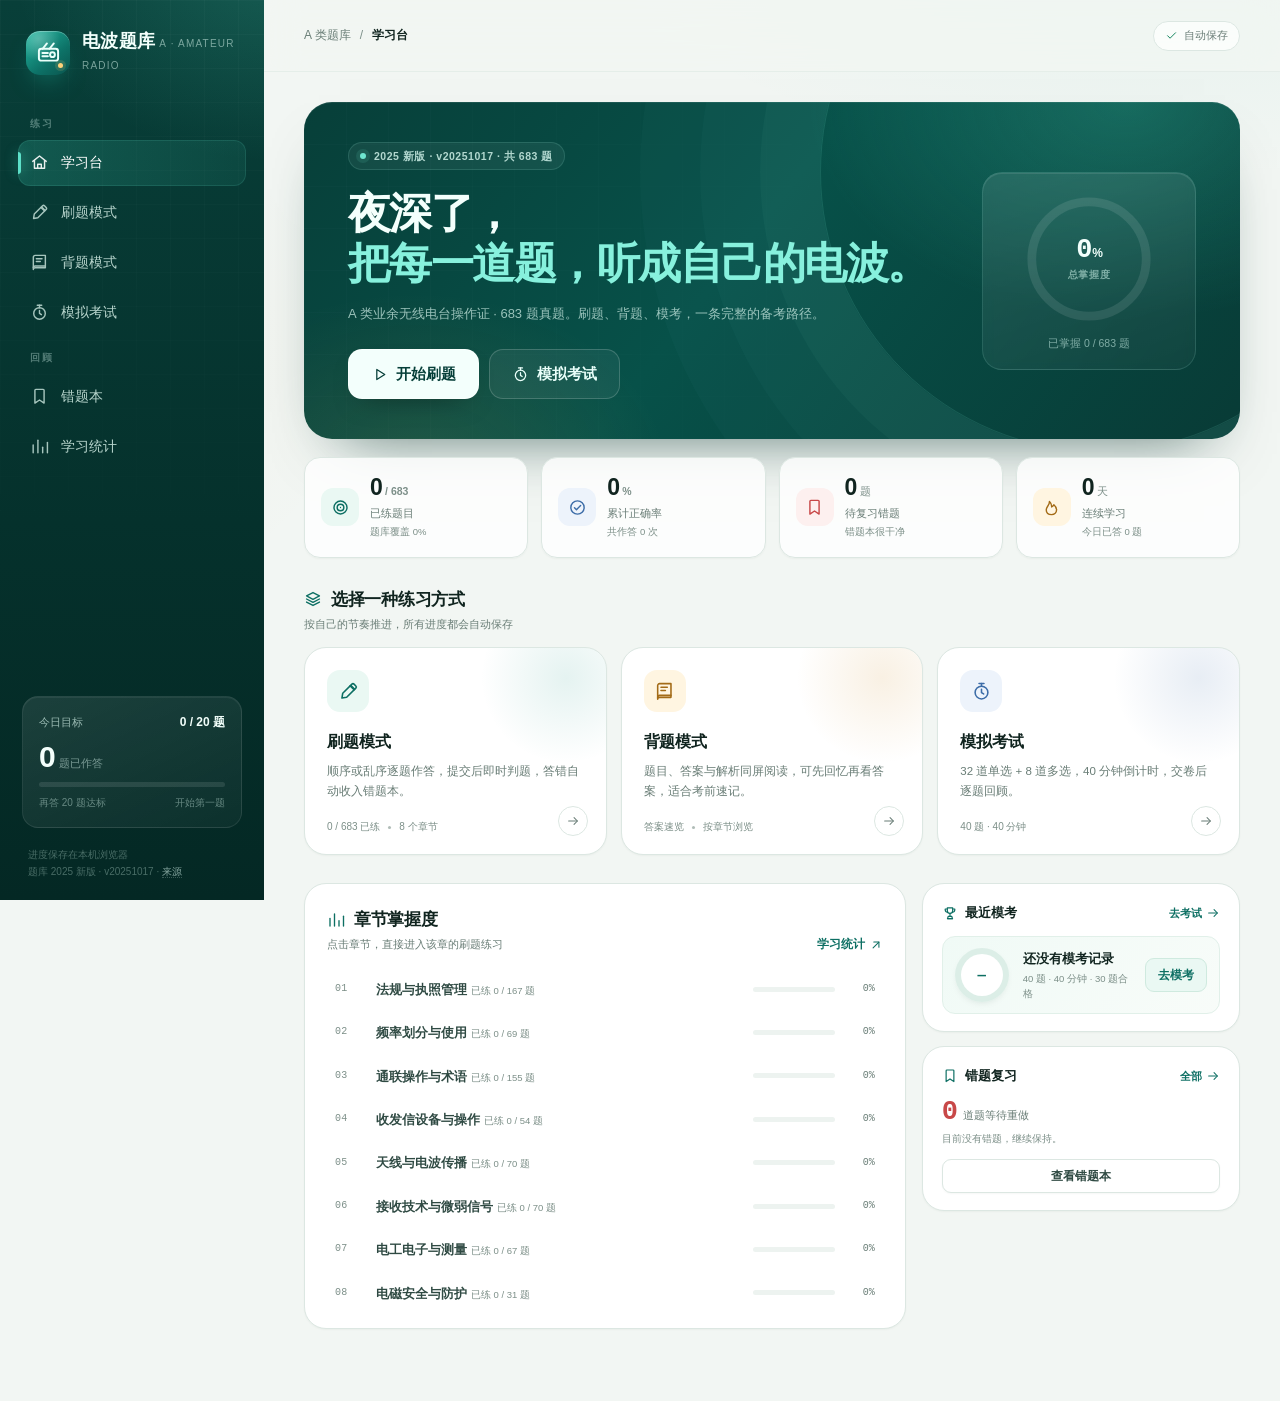
<file: index.html>
<!DOCTYPE html>
<!--
  电波题库 · 页面骨架
  样式：css/style.css
  题库：js/data.js
  逻辑：js/app.js
-->
<html lang="zh-CN">
<head>
<meta charset="utf-8">
<meta name="viewport" content="width=device-width, initial-scale=1, viewport-fit=cover">
<meta name="color-scheme" content="light">
<meta name="theme-color" content="#063d38">
<meta name="description" content="A 类业余无线电台操作证书在线刷题：683 道 2025 新版题库，支持顺序/乱序刷题、背题模式、全真模拟考试、错题本与学习统计。">
<title>电波题库 · A 类业余无线电操作证</title>
<link rel="stylesheet" href="css/style.css">
</head>
<body>
<a class="skip-link" href="#view">跳到主要内容</a>
<div id="app" class="app-shell"></div>
<noscript>
  <div class="noscript">
    <strong>需要启用 JavaScript</strong>
    本应用是纯前端刷题工具，题目、判分和学习记录都在浏览器本地运行。请启用 JavaScript 后刷新页面。
  </div>
</noscript>
<div id="modal-root"></div>
<div id="toast-root" class="toast-root" aria-live="polite" aria-atomic="false"></div>

<!-- 图标库：全部为内联 SVG，不依赖外部资源 -->
<svg xmlns="http://www.w3.org/2000/svg" class="svg-sprite" aria-hidden="true" focusable="false">
  <defs>
    <linearGradient id="ringGradient" x1="0" y1="0" x2="1" y2="1">
      <stop offset="0" stop-color="#9af4e4"></stop>
      <stop offset=".55" stop-color="#44d3ba"></stop>
      <stop offset="1" stop-color="#1a9d8b"></stop>
    </linearGradient>
    <linearGradient id="ringGradientFail" x1="0" y1="0" x2="1" y2="1">
      <stop offset="0" stop-color="#ffd0c5"></stop>
      <stop offset="1" stop-color="#d76d61"></stop>
    </linearGradient>
  </defs>

  <symbol id="i-home" viewBox="0 0 24 24">
    <path d="M3.5 10.6 12 3.8l8.5 6.8"></path>
    <path d="M5.6 9.4v9.9h12.8V9.4"></path>
    <path d="M9.7 19.3v-5.2h4.6v5.2"></path>
  </symbol>
  <symbol id="i-edit" viewBox="0 0 24 24">
    <path d="m14.8 5.2 4 4"></path>
    <path d="M4.5 19.5 5.4 14 15.9 3.6a1.7 1.7 0 0 1 2.4 0l2.1 2.1a1.7 1.7 0 0 1 0 2.4L9.9 18.6l-5.4.9Z"></path>
    <path d="M13.9 5.6 18.4 10"></path>
  </symbol>
  <symbol id="i-book" viewBox="0 0 24 24">
    <path d="M4.2 5.2A2.2 2.2 0 0 1 6.4 3h13v15.7h-13a2.2 2.2 0 0 0-2.2 2.2V5.2Z"></path>
    <path d="M4.2 18.7A2.3 2.3 0 0 1 6.5 16.4h12.9"></path>
    <path d="M8 7.2h7.2"></path>
    <path d="M8 10.8h5"></path>
  </symbol>
  <symbol id="i-timer" viewBox="0 0 24 24">
    <circle cx="12" cy="13.2" r="7.3"></circle>
    <path d="M12 9.4v3.8l2.4 1.6"></path>
    <path d="M9.2 2.8h5.6"></path>
    <path d="M12 2.8v3.1"></path>
  </symbol>
  <symbol id="i-bookmark" viewBox="0 0 24 24">
    <path d="M6.2 4.2A1.2 1.2 0 0 1 7.4 3h9.2a1.2 1.2 0 0 1 1.2 1.2v16.1L12 16.4l-5.8 3.9V4.2Z"></path>
  </symbol>
  <symbol id="i-chart" viewBox="0 0 24 24">
    <path d="M4 20V10"></path>
    <path d="M10 20V4"></path>
    <path d="M16 20v-7"></path>
    <path d="M22 20V7"></path>
  </symbol>
  <symbol id="i-arrow-right" viewBox="0 0 24 24">
    <path d="M4.5 12h15"></path>
    <path d="m13.8 6.3 5.7 5.7-5.7 5.7"></path>
  </symbol>
  <symbol id="i-arrow-left" viewBox="0 0 24 24">
    <path d="M19.5 12h-15"></path>
    <path d="m10.2 6.3-5.7 5.7 5.7 5.7"></path>
  </symbol>
  <symbol id="i-arrow-up-right" viewBox="0 0 24 24">
    <path d="M7 17 17 7"></path>
    <path d="M8.2 7H17v8.8"></path>
  </symbol>
  <symbol id="i-check" viewBox="0 0 24 24">
    <path d="m4.8 12.4 4.6 4.6L19.5 6.9"></path>
  </symbol>
  <symbol id="i-x" viewBox="0 0 24 24">
    <path d="m6.2 6.2 11.6 11.6"></path>
    <path d="M17.8 6.2 6.2 17.8"></path>
  </symbol>
  <symbol id="i-shuffle" viewBox="0 0 24 24">
    <path d="M3.5 6.5h3.2c1.1 0 2.1.5 2.8 1.4l5.1 6.4c.7.9 1.7 1.4 2.8 1.4h3"></path>
    <path d="M3.5 17.5h3.2c1.1 0 2.1-.5 2.8-1.4l.8-1"></path>
    <path d="m15.4 7.9.9-1.2c.7-.9 1.7-1.4 2.8-1.4h1.4"></path>
    <path d="m17.4 2.9 3 3-3 3"></path>
    <path d="m17.4 15.1 3 3-3 3"></path>
  </symbol>
  <symbol id="i-refresh" viewBox="0 0 24 24">
    <path d="M20.2 11.2a8.2 8.2 0 1 1-2.5-5.8"></path>
    <path d="M20.4 4.4v5.5H15"></path>
  </symbol>
  <symbol id="i-chevron-down" viewBox="0 0 24 24">
    <path d="m6 9 6 6 6-6"></path>
  </symbol>
  <symbol id="i-chevron-right" viewBox="0 0 24 24">
    <path d="m9 6 6 6-6 6"></path>
  </symbol>
  <symbol id="i-menu" viewBox="0 0 24 24">
    <path d="M4 7h16"></path>
    <path d="M4 12h16"></path>
    <path d="M4 17h16"></path>
  </symbol>
  <symbol id="i-close" viewBox="0 0 24 24">
    <path d="m6.2 6.2 11.6 11.6"></path>
    <path d="M17.8 6.2 6.2 17.8"></path>
  </symbol>
  <symbol id="i-target" viewBox="0 0 24 24">
    <circle cx="12" cy="12" r="8.2"></circle>
    <circle cx="12" cy="12" r="4.2"></circle>
    <circle cx="12" cy="12" r=".8" fill="currentColor" stroke="none"></circle>
  </symbol>
  <symbol id="i-flame" viewBox="0 0 24 24">
    <path d="M12.2 21c3.5 0 6.2-2.5 6.2-6.1 0-2.5-1.4-4.7-3.4-6.4-.6 1.3-1.5 2.2-2.8 2.8.2-2.5-.8-5-2.8-6.8.1 3-1.3 4.7-2.4 6.2-1 1.4-1.6 2.7-1.6 4.4 0 3.5 2.8 5.9 6.8 5.9Z"></path>
  </symbol>
  <symbol id="i-trophy" viewBox="0 0 24 24">
    <path d="M8 4.2h8v4.5a4 4 0 0 1-8 0V4.2Z"></path>
    <path d="M8 6H4.8v1.3A3.7 3.7 0 0 0 8.5 11"></path>
    <path d="M16 6h3.2v1.3A3.7 3.7 0 0 1 15.5 11"></path>
    <path d="M12 12.8V17"></path>
    <path d="M8.2 20.4h7.6"></path>
    <path d="M9.3 17h5.4l1 3.4H8.3l1-3.4Z"></path>
  </symbol>
  <symbol id="i-info" viewBox="0 0 24 24">
    <circle cx="12" cy="12" r="8.4"></circle>
    <path d="M12 11v5.2"></path>
    <circle cx="12" cy="7.9" r=".9" fill="currentColor" stroke="none"></circle>
  </symbol>
  <symbol id="i-eye" viewBox="0 0 24 24">
    <path d="M2.8 12s3.5-5.6 9.2-5.6S21.2 12 21.2 12s-3.5 5.6-9.2 5.6S2.8 12 2.8 12Z"></path>
    <circle cx="12" cy="12" r="2.8"></circle>
  </symbol>
  <symbol id="i-eye-off" viewBox="0 0 24 24">
    <path d="m3.2 3.2 17.6 17.6"></path>
    <path d="M9.8 6.7A9.6 9.6 0 0 1 12 6.4c5.7 0 9.2 5.6 9.2 5.6a16.8 16.8 0 0 1-2.1 2.8"></path>
    <path d="M6.1 8.3A17.6 17.6 0 0 0 2.8 12s3.5 5.6 9.2 5.6c1.1 0 2.1-.2 3-.5"></path>
    <path d="M10.4 10.4a2.8 2.8 0 0 0 3.9 3.9"></path>
  </symbol>
  <symbol id="i-trash" viewBox="0 0 24 24">
    <path d="M4.5 6.8h15"></path>
    <path d="M9 6.8V4.2h6v2.6"></path>
    <path d="m6.4 6.8.8 13.4h9.6l.8-13.4"></path>
    <path d="M10 10.5v5.8"></path>
    <path d="M14 10.5v5.8"></path>
  </symbol>
  <symbol id="i-play" viewBox="0 0 24 24">
    <path d="M8.2 4.9v14.2L19.4 12 8.2 4.9Z"></path>
  </symbol>
  <symbol id="i-clock" viewBox="0 0 24 24">
    <circle cx="12" cy="12" r="8.4"></circle>
    <path d="M12 7.6V12l3.1 2"></path>
  </symbol>
  <symbol id="i-alert" viewBox="0 0 24 24">
    <path d="M10.3 4.2 2.9 17.3a1.8 1.8 0 0 0 1.6 2.7h15a1.8 1.8 0 0 0 1.6-2.7L13.7 4.2a2 2 0 0 0-3.4 0Z"></path>
    <path d="M12 9v4.2"></path>
    <circle cx="12" cy="16.6" r=".9" fill="currentColor" stroke="none"></circle>
  </symbol>
  <symbol id="i-sparkle" viewBox="0 0 24 24">
    <path d="M12 3.2 13.7 9l5.8 1.7-5.8 1.7L12 18.2l-1.7-5.8L4.5 10.7 10.3 9 12 3.2Z"></path>
    <path d="M18.8 16.2 19.5 18l1.8.7-1.8.7-.7 1.8-.7-1.8-1.8-.7 1.8-.7.7-1.8Z"></path>
  </symbol>
  <symbol id="i-radio" viewBox="0 0 24 24">
    <rect x="2.8" y="8.4" width="18.4" height="11.4" rx="2.4"></rect>
    <path d="m6.4 8.4 4.1-5.1"></path>
    <path d="m13 8.4 4.1-5.1"></path>
    <circle cx="15.8" cy="14.1" r="2.3"></circle>
    <path d="M6.2 12.4h5.2"></path>
    <path d="M6.2 15.6h5.2"></path>
  </symbol>
  <symbol id="i-layers" viewBox="0 0 24 24">
    <path d="m12 3.4 8.6 4.5L12 12.4 3.4 7.9 12 3.4Z"></path>
    <path d="m3.4 12 8.6 4.5 8.6-4.5"></path>
    <path d="m3.4 16.1 8.6 4.5 8.6-4.5"></path>
  </symbol>
  <symbol id="i-list" viewBox="0 0 24 24">
    <path d="M9 6.2h11"></path>
    <path d="M9 12h11"></path>
    <path d="M9 17.8h11"></path>
    <circle cx="4.5" cy="6.2" r=".9" fill="currentColor" stroke="none"></circle>
    <circle cx="4.5" cy="12" r=".9" fill="currentColor" stroke="none"></circle>
    <circle cx="4.5" cy="17.8" r=".9" fill="currentColor" stroke="none"></circle>
  </symbol>
  <symbol id="i-log-out" viewBox="0 0 24 24">
    <path d="M9.4 4.2H5.7a1.8 1.8 0 0 0-1.8 1.8v12a1.8 1.8 0 0 0 1.8 1.8h3.7"></path>
    <path d="M14.2 8.3 18 12l-3.8 3.7"></path>
    <path d="M9.2 12H18"></path>
  </symbol>
  <symbol id="i-settings" viewBox="0 0 24 24">
    <path d="M4 7h9"></path>
    <circle cx="16.4" cy="7" r="2.4"></circle>
    <path d="M20 17h-9"></path>
    <circle cx="7.6" cy="17" r="2.4"></circle>
  </symbol>
  <symbol id="i-keyboard" viewBox="0 0 24 24">
    <rect x="2.8" y="6.2" width="18.4" height="11.6" rx="2"></rect>
    <path d="M6.2 10h.01M9.6 10h.01M13 10h.01M16.4 10h.01M6.2 13.4h.01M9.6 13.4h.01M13 13.4h.01M16.4 13.4h.01"></path>
    <path d="M8 16.4h8"></path>
  </symbol>
  <symbol id="i-check-circle" viewBox="0 0 24 24">
    <circle cx="12" cy="12" r="8.4"></circle>
    <path d="m8.2 12.2 2.5 2.5 5.2-5.3"></path>
  </symbol>
  <symbol id="i-x-circle" viewBox="0 0 24 24">
    <circle cx="12" cy="12" r="8.4"></circle>
    <path d="m9.3 9.3 5.4 5.4"></path>
    <path d="m14.7 9.3-5.4 5.4"></path>
  </symbol>
  <symbol id="i-circle-dash" viewBox="0 0 24 24">
    <circle cx="12" cy="12" r="8.4" stroke-dasharray="2.4 3.2"></circle>
  </symbol>
</svg>

<script src="js/data.js"></script>
<script src="js/app.js"></script>
</body>
</html>
</file>
<file: css/style.css>
/* ============================================================
   电波题库 · 全部样式
   文件：css/style.css
   ============================================================ */

/* ============================================================
   0. 设计变量与基础重置
   ============================================================ */
:root {
  --bg: #f2f6f3;
  --bg-2: #e8f0eb;
  --surface: #ffffff;
  --surface-2: #f7faf8;
  --surface-3: #eef5f1;
  --ink: #10241f;
  --ink-2: #2f4a43;
  --muted: #697d76;
  --faint: #7c8f88;
  --line: #dce7e2;
  --line-2: #e9f0ec;
  --brand: #0d6f63;
  --brand-2: #0f8f7d;
  --brand-3: #39c6ae;
  --brand-dark: #063d38;
  --brand-deep: #042a27;
  --brand-wash: #eaf8f3;
  --brand-wash-2: #dff2ec;
  --amber: #cf8e29;
  --amber-wash: #fff5e1;
  --red: #c84848;
  --red-wash: #fdf0ef;
  --green: #0e8259;
  --green-wash: #e9f8f0;
  --blue: #3d6da8;
  --blue-wash: #edf3fb;
  --shadow-xs: 0 1px 2px rgba(10, 42, 35, .04);
  --shadow-sm: 0 4px 14px -8px rgba(10, 42, 35, .16), 0 1px 3px rgba(10, 42, 35, .04);
  --shadow: 0 18px 44px -20px rgba(10, 42, 35, .25), 0 2px 8px rgba(10, 42, 35, .04);
  --shadow-lg: 0 30px 80px -30px rgba(4, 33, 28, .45);
  --radius-sm: 10px;
  --radius: 16px;
  --radius-lg: 22px;
  --radius-xl: 28px;
  --font-sans: -apple-system, BlinkMacSystemFont, "Segoe UI", "PingFang SC",
    "Hiragino Sans GB", "Microsoft YaHei", "Noto Sans CJK SC", "Source Han Sans SC",
    sans-serif;
  --font-mono: "SFMono-Regular", "SF Mono", ui-monospace, "Cascadia Mono",
    "Roboto Mono", Menlo, Consolas, monospace;
}

*,
*::before,
*::after {
  box-sizing: border-box;
}

html {
  scroll-behavior: smooth;
  -webkit-text-size-adjust: 100%;
}

body {
  margin: 0;
  min-width: 320px;
  color: var(--ink);
  background:
    radial-gradient(1100px 560px at 94% -12%, rgba(25, 170, 148, .09), transparent 62%),
    radial-gradient(820px 520px at -8% 26%, rgba(207, 142, 41, .055), transparent 58%),
    var(--bg);
  font-family: var(--font-sans);
  font-size: 14px;
  line-height: 1.6;
  -webkit-font-smoothing: antialiased;
  text-rendering: optimizeLegibility;
}

body.modal-open {
  overflow: hidden;
}

button,
input,
select,
textarea {
  font: inherit;
  color: inherit;
}

button {
  cursor: pointer;
}

a {
  color: inherit;
  text-decoration: none;
}

img,
svg {
  display: block;
}

h1, h2, h3, h4, p, ul, ol, dl, dd {
  margin: 0;
}

ul, ol {
  padding: 0;
  list-style: none;
}

::selection {
  background: rgba(15, 143, 125, .22);
  color: var(--ink);
}

:focus-visible {
  outline: 3px solid rgba(15, 143, 125, .38);
  outline-offset: 2px;
}

[hidden] {
  display: none !important;
}

.sr-only {
  position: absolute !important;
  width: 1px;
  height: 1px;
  padding: 0;
  margin: -1px;
  overflow: hidden;
  clip: rect(0, 0, 0, 0);
  white-space: nowrap;
  border: 0;
}

.icon {
  width: 20px;
  height: 20px;
  flex: none;
  fill: none;
  stroke: currentColor;
  stroke-width: 1.8;
  stroke-linecap: round;
  stroke-linejoin: round;
}

.icon-sm {
  width: 16px;
  height: 16px;
}

.icon-lg {
  width: 24px;
  height: 24px;
}

/* ============================================================
   1. 应用骨架 / 侧边栏 / 顶栏
   ============================================================ */
.app-shell {
  display: grid;
  grid-template-columns: 264px minmax(0, 1fr);
  min-height: 100vh;
}

.sidebar {
  position: sticky;
  top: 0;
  z-index: 40;
  display: flex;
  flex-direction: column;
  height: 100vh;
  padding: 26px 18px 20px;
  overflow: hidden auto;
  color: #d8ebe5;
  background:
    radial-gradient(440px 320px at 108% -4%, rgba(89, 226, 199, .19), transparent 62%),
    linear-gradient(180deg, #083f39 0%, #05312c 58%, #042824 100%);
  scrollbar-width: thin;
  scrollbar-color: rgba(255, 255, 255, .15) transparent;
}

.sidebar::before {
  content: "";
  position: absolute;
  inset: 0;
  pointer-events: none;
  background-image:
    linear-gradient(rgba(255, 255, 255, .028) 1px, transparent 1px),
    linear-gradient(90deg, rgba(255, 255, 255, .028) 1px, transparent 1px);
  background-size: 34px 34px;
  -webkit-mask-image: linear-gradient(180deg, rgba(0, 0, 0, .9), transparent 72%);
  mask-image: linear-gradient(180deg, rgba(0, 0, 0, .9), transparent 72%);
}

.sidebar > * {
  position: relative;
  z-index: 1;
}

.brand {
  display: flex;
  align-items: center;
  gap: 12px;
  padding: 4px 8px 26px;
}

.brand-mark {
  position: relative;
  display: grid;
  place-items: center;
  width: 44px;
  height: 44px;
  flex: none;
  border-radius: 14px;
  color: #e9fffa;
  background:
    radial-gradient(circle at 28% 18%, rgba(255, 255, 255, .26), transparent 45%),
    linear-gradient(140deg, #23b9a2 0%, #0d7267 62%, #0a554e 100%);
  box-shadow: 0 12px 26px -12px rgba(27, 194, 168, .7), inset 0 1px 0 rgba(255, 255, 255, .28);
}

.brand-mark .icon {
  width: 25px;
  height: 25px;
  stroke-width: 1.9;
}

.brand-mark::after {
  content: "";
  position: absolute;
  right: 7px;
  bottom: 7px;
  width: 5px;
  height: 5px;
  border-radius: 50%;
  background: #ffd27a;
  box-shadow: 0 0 0 3px rgba(255, 210, 122, .14);
}

.brand-name {
  font-size: 18px;
  font-weight: 750;
  letter-spacing: .02em;
  color: #f2fffb;
  line-height: 1.25;
}

.brand-sub {
  margin-top: 2px;
  font-size: 10px;
  font-weight: 500;
  letter-spacing: .12em;
  color: rgba(202, 232, 224, .58);
  text-transform: uppercase;
}

.side-label {
  padding: 14px 12px 8px;
  font-size: 10px;
  font-weight: 600;
  letter-spacing: .16em;
  color: rgba(186, 220, 211, .42);
}

.side-nav {
  display: grid;
  gap: 4px;
}

.nav-item {
  position: relative;
  display: flex;
  align-items: center;
  gap: 12px;
  min-height: 46px;
  padding: 0 12px;
  border-radius: 12px;
  color: #b8d5cd;
  font-size: 13.5px;
  font-weight: 550;
  transition: background .2s ease, color .2s ease, transform .2s ease;
}

.nav-item:hover {
  color: #f1fffb;
  background: rgba(255, 255, 255, .065);
}

.nav-item.is-active {
  color: #ffffff;
  background: linear-gradient(90deg, rgba(62, 211, 184, .2), rgba(62, 211, 184, .085));
  box-shadow: inset 0 0 0 1px rgba(113, 234, 212, .12);
}

.nav-item.is-active::before {
  content: "";
  position: absolute;
  left: 0;
  top: 12px;
  bottom: 12px;
  width: 3px;
  border-radius: 0 4px 4px 0;
  background: #5de0c9;
  box-shadow: 0 0 12px rgba(93, 224, 201, .55);
}

.nav-item .icon {
  width: 19px;
  height: 19px;
  color: currentColor;
  opacity: .9;
}

.nav-badge {
  margin-left: auto;
  display: inline-grid;
  place-items: center;
  min-width: 20px;
  height: 20px;
  padding: 0 6px;
  border-radius: 999px;
  background: rgba(255, 255, 255, .12);
  color: #dffdf5;
  font-size: 10.5px;
  font-variant-numeric: tabular-nums;
}

.nav-item.is-active .nav-badge {
  background: rgba(93, 224, 201, .2);
  color: #eafffa;
}

.sidebar-spacer {
  flex: 1;
  min-height: 24px;
}

.side-goal {
  margin: 12px 4px 14px;
  padding: 16px;
  border-radius: 16px;
  background: linear-gradient(155deg, rgba(255, 255, 255, .095), rgba(255, 255, 255, .035));
  border: 1px solid rgba(255, 255, 255, .085);
  box-shadow: inset 0 1px 0 rgba(255, 255, 255, .06);
}

.side-goal-head {
  display: flex;
  align-items: center;
  justify-content: space-between;
  gap: 10px;
  font-size: 11px;
  color: rgba(208, 238, 230, .7);
}

.side-goal-head strong {
  color: #f2fffb;
  font-size: 12px;
  font-weight: 650;
}

.side-goal-value {
  display: flex;
  align-items: baseline;
  gap: 4px;
  margin: 10px 0 9px;
  color: #f4fffc;
  font-variant-numeric: tabular-nums;
}

.side-goal-value strong {
  font-size: 30px;
  font-weight: 700;
  line-height: 1;
  letter-spacing: -.03em;
}

.side-goal-value span {
  font-size: 11px;
  color: rgba(205, 235, 227, .55);
}

.side-goal .progress {
  background: rgba(255, 255, 255, .1);
  height: 5px;
}

.side-goal .progress > span {
  background: linear-gradient(90deg, #43d6bd, #9af4e4);
}

.side-goal-foot {
  display: flex;
  justify-content: space-between;
  gap: 8px;
  margin-top: 8px;
  font-size: 10px;
  color: rgba(196, 228, 220, .48);
}

.sidebar-foot {
  padding: 4px 10px 0;
  font-size: 10px;
  line-height: 1.7;
  color: rgba(184, 217, 208, .38);
}

.sidebar-foot a {
  color: rgba(209, 239, 231, .63);
  border-bottom: 1px dotted rgba(209, 239, 231, .25);
}

.sidebar-foot a:hover {
  color: #f2fffb;
}

.main-wrap {
  display: flex;
  flex-direction: column;
  min-width: 0;
}

.topbar {
  position: sticky;
  top: 0;
  z-index: 30;
  height: 72px;
  padding: 0 40px;
  background: rgba(242, 246, 243, .78);
  border-bottom: 1px solid rgba(220, 231, 226, .62);
  -webkit-backdrop-filter: blur(18px) saturate(140%);
  backdrop-filter: blur(18px) saturate(140%);
}

.topbar-inner {
  display: flex;
  align-items: center;
  justify-content: space-between;
  gap: 18px;
  width: 100%;
  max-width: 1200px;
  height: 100%;
  margin: 0 auto;
}

.topbar-left,
.topbar-right {
  display: flex;
  align-items: center;
  gap: 12px;
  min-width: 0;
}

.crumb {
  display: flex;
  align-items: center;
  gap: 9px;
  min-width: 0;
  font-size: 12px;
  color: var(--muted);
}

.crumb strong {
  color: var(--ink);
  font-weight: 650;
  white-space: nowrap;
}

.crumb .slash {
  color: var(--faint);
}

.crumb .crumb-root {
  white-space: nowrap;
}

.save-pill {
  display: inline-flex;
  align-items: center;
  gap: 6px;
  height: 30px;
  padding: 0 11px;
  border: 1px solid var(--line);
  border-radius: 999px;
  background: rgba(255, 255, 255, .65);
  color: var(--muted);
  font-size: 11px;
  white-space: nowrap;
}

.save-pill .icon {
  width: 13px;
  height: 13px;
  color: var(--green);
}

.exam-chip {
  display: inline-flex;
  flex: none;
  white-space: nowrap;
  align-items: center;
  gap: 8px;
  height: 34px;
  padding: 0 12px;
  border-radius: 999px;
  background: var(--brand-dark);
  color: #ecfffa;
  font-size: 11.5px;
  font-weight: 600;
  box-shadow: 0 8px 20px -12px rgba(6, 61, 56, .7);
}

.exam-chip .live-dot {
  background: #ffd37d;
  box-shadow: 0 0 0 4px rgba(255, 211, 125, .12);
}

.exam-chip [data-exam-clock] {
  font-family: var(--font-mono);
  font-size: 11px;
  font-weight: 600;
  font-variant-numeric: tabular-nums;
}

.mobile-brand {
  display: none;
  flex: none;
  white-space: nowrap;
  align-items: center;
  gap: 9px;
  font-size: 15px;
  font-weight: 750;
  letter-spacing: .01em;
  color: var(--ink);
}

.mobile-brand .brand-mark {
  width: 34px;
  height: 34px;
  border-radius: 11px;
  box-shadow: 0 8px 18px -12px rgba(27, 194, 168, .65);
}

.mobile-brand .brand-mark .icon {
  width: 19px;
  height: 19px;
}

.mobile-brand .brand-mark::after {
  right: 5px;
  bottom: 5px;
  width: 4px;
  height: 4px;
}

.mobile-only {
  display: none !important;
}

.view {
  width: 100%;
  max-width: 1200px;
  margin: 0 auto;
  padding: 30px 40px 72px;
  outline: none;
}

.mobile-nav {
  display: none;
}

/* ============================================================
   2. 通用组件：按钮、卡片、表单、进度、标签
   ============================================================ */
.btn {
  display: inline-flex;
  align-items: center;
  justify-content: center;
  gap: 8px;
  height: 42px;
  padding: 0 16px;
  border: 1px solid transparent;
  border-radius: 12px;
  background: transparent;
  color: var(--ink);
  font-size: 13.5px;
  font-weight: 650;
  line-height: 1;
  white-space: nowrap;
  transition: background .18s ease, border-color .18s ease, color .18s ease,
    transform .18s ease, box-shadow .18s ease;
}

.btn .icon {
  width: 17px;
  height: 17px;
}

.btn:hover {
  transform: translateY(-1px);
}

.btn:active {
  transform: translateY(0);
}

.btn:disabled,
.btn[aria-disabled="true"] {
  cursor: not-allowed;
  opacity: .45;
  transform: none;
  box-shadow: none;
}

.btn-primary {
  color: #fff;
  background: linear-gradient(180deg, #0f8072, #0b6a5f);
  border-color: #0a655b;
  box-shadow: 0 10px 24px -12px rgba(13, 111, 99, .7), inset 0 1px 0 rgba(255, 255, 255, .14);
}

.btn-primary:hover {
  background: linear-gradient(180deg, #118b7b, #0b5f55);
}

.btn-light {
  color: #063f39;
  background: #f3fffc;
  border-color: rgba(255, 255, 255, .55);
  box-shadow: 0 12px 28px -16px rgba(0, 0, 0, .5);
}

.btn-light:hover {
  background: #ffffff;
}

.btn-ghost {
  color: var(--ink-2);
  background: var(--surface);
  border-color: var(--line);
  box-shadow: var(--shadow-xs);
}

.btn-ghost:hover {
  border-color: #bfd4cc;
  background: #fbfdfc;
}

.btn-ghost-dark {
  color: #e9fffa;
  background: rgba(255, 255, 255, .055);
  border-color: rgba(255, 255, 255, .18);
}

.btn-ghost-dark:hover {
  background: rgba(255, 255, 255, .1);
  border-color: rgba(255, 255, 255, .28);
}

.btn-soft {
  color: var(--brand);
  background: var(--brand-wash);
  border-color: #cfeadf;
}

.btn-soft:hover {
  background: #ddf4ec;
}

.btn-danger {
  color: var(--red);
  background: var(--red-wash);
  border-color: #f1d7d5;
}

.btn-danger:hover {
  background: #fbe6e4;
}

.btn-danger-solid {
  color: #fff;
  background: linear-gradient(180deg, #cf5555, #b93e3e);
  border-color: #b33b3b;
  box-shadow: 0 10px 22px -14px rgba(185, 62, 62, .8);
}

.btn-sm {
  height: 34px;
  padding: 0 12px;
  border-radius: 9px;
  font-size: 12px;
}

.btn-sm .icon {
  width: 14px;
  height: 14px;
}

.btn-lg {
  height: 50px;
  padding: 0 22px;
  border-radius: 14px;
  font-size: 14.5px;
}

.btn-xl {
  height: 54px;
  padding: 0 26px;
  border-radius: 15px;
  font-size: 15px;
}

.icon-btn {
  display: inline-grid;
  place-items: center;
  width: 38px;
  height: 38px;
  flex: none;
  border: 1px solid var(--line);
  border-radius: 11px;
  background: var(--surface);
  color: var(--ink-2);
  transition: border-color .18s ease, background .18s ease, color .18s ease;
}

.icon-btn:hover {
  border-color: #bdd3cb;
  background: var(--surface-2);
  color: var(--brand);
}

.icon-btn .icon {
  width: 18px;
  height: 18px;
}

.card {
  background: var(--surface);
  border: 1px solid var(--line);
  border-radius: var(--radius-lg);
  box-shadow: var(--shadow-xs);
}

.panel {
  background: var(--surface);
  border: 1px solid var(--line);
  border-radius: var(--radius-lg);
  box-shadow: var(--shadow-xs);
}

.chip {
  display: inline-flex;
  align-items: center;
  gap: 5px;
  min-height: 26px;
  padding: 3px 9px;
  border: 1px solid transparent;
  border-radius: 999px;
  background: var(--surface-3);
  color: #4f6b63;
  font-size: 11px;
  font-weight: 600;
  line-height: 1.4;
  white-space: nowrap;
}

.chip .icon {
  width: 12px;
  height: 12px;
}

.chip-teal {
  background: var(--brand-wash);
  color: var(--brand);
}

.chip-amber {
  background: var(--amber-wash);
  color: #99651a;
}

.chip-red {
  background: var(--red-wash);
  color: var(--red);
}

.chip-green {
  background: var(--green-wash);
  color: var(--green);
}

.chip-blue {
  background: var(--blue-wash);
  color: var(--blue);
}

.chip-line {
  background: transparent;
  border-color: var(--line);
  color: var(--muted);
}

.type-chip {
  display: inline-flex;
  align-items: center;
  height: 22px;
  padding: 0 7px;
  border-radius: 6px;
  background: #f2f6f4;
  color: var(--muted);
  font-size: 10px;
  font-weight: 700;
  letter-spacing: .04em;
}

.type-chip.multiple {
  background: #fff3dc;
  color: #99651a;
}

.type-chip.judge {
  background: #edf3fb;
  color: var(--blue);
}

.badge {
  display: inline-flex;
  align-items: center;
  gap: 5px;
  height: 26px;
  padding: 0 9px;
  border-radius: 7px;
  font-size: 11px;
  font-weight: 700;
}

.badge-pass {
  background: var(--green-wash);
  color: var(--green);
}

.badge-fail {
  background: var(--red-wash);
  color: var(--red);
}

.progress {
  position: relative;
  height: 8px;
  overflow: hidden;
  border-radius: 999px;
  background: #e8efeb;
}

.progress > span {
  display: block;
  width: 0;
  height: 100%;
  border-radius: inherit;
  background: linear-gradient(90deg, var(--brand), var(--brand-3));
  transition: width .55s cubic-bezier(.2, .7, .2, 1);
}

.progress.is-amber > span {
  background: linear-gradient(90deg, #dca23e, #f0c36d);
}

.progress.is-red > span {
  background: linear-gradient(90deg, #c84848, #e08a7d);
}

.progress.is-thin {
  height: 5px;
}

.progress.is-thick {
  height: 10px;
}

.field {
  display: grid;
  gap: 7px;
}

.field-label {
  display: flex;
  align-items: center;
  justify-content: space-between;
  gap: 10px;
  color: var(--ink-2);
  font-size: 12px;
  font-weight: 650;
}

.field-hint {
  color: var(--faint);
  font-size: 10.5px;
  font-weight: 500;
}

.select-wrap {
  position: relative;
}

.select-wrap::after {
  content: "";
  position: absolute;
  top: 50%;
  right: 13px;
  width: 7px;
  height: 7px;
  border-right: 1.6px solid var(--muted);
  border-bottom: 1.6px solid var(--muted);
  transform: translateY(-70%) rotate(45deg);
  pointer-events: none;
}

.select {
  width: 100%;
  height: 42px;
  padding: 0 36px 0 12px;
  appearance: none;
  border: 1px solid var(--line);
  border-radius: 11px;
  outline: none;
  background: var(--surface);
  color: var(--ink-2);
  font-size: 13px;
  font-weight: 550;
  transition: border-color .18s ease, box-shadow .18s ease;
}

.select:hover {
  border-color: #bfd4cc;
}

.select:focus {
  border-color: var(--brand-2);
  box-shadow: 0 0 0 3px rgba(15, 143, 125, .1);
}

.segmented {
  display: inline-flex;
  align-items: center;
  gap: 3px;
  padding: 3px;
  border: 1px solid var(--line);
  border-radius: 11px;
  background: var(--surface-2);
}

.seg-btn {
  display: inline-flex;
  align-items: center;
  justify-content: center;
  gap: 6px;
  min-width: 64px;
  height: 32px;
  padding: 0 11px;
  border: 0;
  border-radius: 8px;
  background: transparent;
  color: var(--muted);
  font-size: 12px;
  font-weight: 600;
  transition: background .18s ease, color .18s ease, box-shadow .18s ease;
}

.seg-btn:hover {
  color: var(--ink-2);
  background: rgba(255, 255, 255, .7);
}

.seg-btn.is-active {
  color: var(--brand);
  background: var(--surface);
  box-shadow: 0 1px 4px rgba(10, 42, 35, .09);
}

.seg-btn .icon {
  width: 14px;
  height: 14px;
}

.tabs {
  display: inline-flex;
  align-items: center;
  gap: 2px;
  padding: 4px;
  border: 1px solid var(--line);
  border-radius: 12px;
  background: var(--surface-2);
}

.tab {
  height: 34px;
  padding: 0 14px;
  border: 0;
  border-radius: 8px;
  background: transparent;
  color: var(--muted);
  font-size: 12px;
  font-weight: 600;
  white-space: nowrap;
}

.tab:hover {
  color: var(--ink-2);
}

.tab.is-active {
  color: var(--ink);
  background: var(--surface);
  box-shadow: 0 1px 4px rgba(10, 42, 35, .09);
}

.tab .count {
  margin-left: 4px;
  color: var(--faint);
  font-size: 10.5px;
  font-variant-numeric: tabular-nums;
}

.tab.is-active .count {
  color: var(--brand);
}

.empty-state {
  display: grid;
  justify-items: center;
  gap: 8px;
  padding: 54px 24px;
  text-align: center;
}

.empty-icon {
  display: grid;
  place-items: center;
  width: 58px;
  height: 58px;
  margin-bottom: 6px;
  border-radius: 18px;
  background: var(--brand-wash);
  color: var(--brand);
}

.empty-icon .icon {
  width: 28px;
  height: 28px;
}

.empty-state h3 {
  font-size: 16px;
  font-weight: 650;
}

.empty-state p {
  max-width: 360px;
  color: var(--muted);
  font-size: 12.5px;
  line-height: 1.7;
}

.empty-state .btn {
  margin-top: 10px;
}

.divider {
  height: 1px;
  background: var(--line-2);
}

.mono {
  font-family: var(--font-mono);
  font-variant-numeric: tabular-nums;
}

.muted {
  color: var(--muted);
}

.faint {
  color: var(--faint);
}

.nowrap {
  white-space: nowrap;
}

/* ============================================================
   3. 页面标题 / 首页
   ============================================================ */
.page-head {
  display: flex;
  align-items: flex-end;
  justify-content: space-between;
  gap: 20px;
  margin-bottom: 24px;
}

.page-head-main {
  min-width: 0;
}

.eyebrow {
  display: inline-flex;
  align-items: center;
  gap: 7px;
  margin-bottom: 8px;
  color: var(--brand);
  font-size: 10.5px;
  font-weight: 700;
  letter-spacing: .14em;
  text-transform: uppercase;
}

.eyebrow::before {
  content: "";
  width: 18px;
  height: 1px;
  background: currentColor;
  opacity: .55;
}

.page-title {
  font-size: clamp(26px, 3vw, 34px);
  font-weight: 750;
  line-height: 1.18;
  letter-spacing: -.025em;
}

.page-sub {
  margin-top: 7px;
  color: var(--muted);
  font-size: 12.5px;
  line-height: 1.7;
}

.page-actions {
  display: flex;
  align-items: center;
  gap: 9px;
  flex: none;
}

.hero {
  position: relative;
  display: grid;
  grid-template-columns: minmax(0, 1fr) 214px;
  align-items: center;
  gap: 34px;
  min-height: 300px;
  padding: 40px 44px;
  overflow: hidden;
  border-radius: var(--radius-xl);
  color: #eafffa;
  background:
    radial-gradient(500px 340px at 88% 0%, rgba(72, 219, 191, .24), transparent 64%),
    radial-gradient(420px 300px at 12% 110%, rgba(226, 174, 73, .12), transparent 60%),
    linear-gradient(128deg, #073f39 0%, #075149 46%, #083b36 100%);
  box-shadow: 0 30px 60px -36px rgba(4, 48, 42, .7), inset 0 1px 0 rgba(255, 255, 255, .08);
}

.hero::before {
  content: "";
  position: absolute;
  inset: 0;
  pointer-events: none;
  background-image:
    linear-gradient(rgba(255, 255, 255, .035) 1px, transparent 1px),
    linear-gradient(90deg, rgba(255, 255, 255, .035) 1px, transparent 1px);
  background-size: 42px 42px;
  -webkit-mask-image: linear-gradient(90deg, rgba(0, 0, 0, .5), transparent 78%);
  mask-image: linear-gradient(90deg, rgba(0, 0, 0, .5), transparent 78%);
}

.hero::after {
  content: "";
  position: absolute;
  right: -140px;
  top: -210px;
  width: 560px;
  height: 560px;
  border: 1px solid rgba(140, 242, 222, .13);
  border-radius: 50%;
  box-shadow:
    0 0 0 60px rgba(140, 242, 222, .035),
    0 0 0 120px rgba(140, 242, 222, .025),
    0 0 0 180px rgba(140, 242, 222, .018);
  pointer-events: none;
}

.hero-copy {
  position: relative;
  z-index: 2;
  min-width: 0;
}

.hero-eyebrow {
  display: inline-flex;
  align-items: center;
  gap: 8px;
  height: 28px;
  padding: 0 11px;
  border: 1px solid rgba(157, 239, 222, .15);
  border-radius: 999px;
  background: rgba(255, 255, 255, .055);
  color: rgba(217, 250, 241, .8);
  font-size: 10.5px;
  font-weight: 600;
  letter-spacing: .05em;
}

.live-dot {
  width: 6px;
  height: 6px;
  flex: none;
  border-radius: 50%;
  background: #6fe6d0;
  box-shadow: 0 0 0 4px rgba(111, 230, 208, .11);
}

.hero h1 {
  max-width: 650px;
  margin: 18px 0 14px;
  color: #f4fffc;
  font-size: clamp(30px, 3.5vw, 43px);
  font-weight: 750;
  line-height: 1.17;
  letter-spacing: -.035em;
}

.hero h1 em {
  font-style: normal;
  color: #87f1dd;
}

.hero-em-line {
  display: inline;
}

.hero-sub {
  max-width: 520px;
  color: rgba(205, 236, 228, .74);
  font-size: 13px;
  line-height: 1.75;
}

.hero-actions {
  display: flex;
  flex-wrap: wrap;
  align-items: center;
  gap: 10px;
  margin-top: 24px;
}

.hero-progress-note {
  display: flex;
  align-items: center;
  gap: 8px;
  margin-top: 16px;
  color: rgba(194, 230, 221, .58);
  font-size: 10.5px;
}

.hero-progress-note .bar {
  width: 74px;
  height: 3px;
  overflow: hidden;
  border-radius: 999px;
  background: rgba(255, 255, 255, .13);
}

.hero-progress-note .bar span {
  display: block;
  height: 100%;
  border-radius: inherit;
  background: #7aecd8;
}

.hero-ring-card {
  position: relative;
  z-index: 2;
  display: grid;
  justify-items: center;
  gap: 10px;
  padding: 20px 16px 17px;
  border: 1px solid rgba(167, 242, 226, .14);
  border-radius: 20px;
  background: linear-gradient(160deg, rgba(255, 255, 255, .1), rgba(255, 255, 255, .035));
  box-shadow: inset 0 1px 0 rgba(255, 255, 255, .1);
  -webkit-backdrop-filter: blur(5px);
  backdrop-filter: blur(5px);
}

.hero-ring-card .ring-label {
  color: rgba(194, 232, 222, .62);
}

.hero-ring-card .ring-value {
  color: #f2fffc;
}

.ring-svg {
  width: var(--ring-size, 132px);
  height: var(--ring-size, 132px);
  overflow: visible;
  transform: rotate(-90deg);
}

.ring-svg .ring-track {
  fill: none;
  stroke: rgba(255, 255, 255, .1);
  stroke-width: 8;
}

.ring-svg .ring-bar {
  fill: none;
  stroke: url(#ringGradient);
  stroke-width: 8;
  stroke-linecap: round;
  transition: stroke-dashoffset .8s cubic-bezier(.2, .7, .2, 1);
}

.ring-box {
  position: relative;
  display: grid;
  place-items: center;
  width: max-content;
}

.ring-center {
  position: absolute;
  inset: 0;
  display: grid;
  place-content: center;
  justify-items: center;
  gap: 1px;
  pointer-events: none;
}

.ring-value {
  font-family: var(--font-mono);
  font-size: 27px;
  font-weight: 700;
  line-height: 1.1;
  letter-spacing: -.04em;
}

.ring-value small {
  font-family: var(--font-sans);
  font-size: 12px;
  font-weight: 600;
  margin-left: 1px;
}

.ring-label {
  color: var(--faint);
  font-size: 9.5px;
  font-weight: 600;
  letter-spacing: .06em;
}

.hero-ring-meta {
  color: rgba(196, 233, 224, .62);
  font-size: 10.5px;
  font-variant-numeric: tabular-nums;
}

.stat-grid {
  display: grid;
  grid-template-columns: repeat(4, minmax(0, 1fr));
  gap: 13px;
  margin: 18px 0 27px;
}

.stat-card {
  position: relative;
  display: grid;
  grid-template-columns: 38px minmax(0, 1fr);
  gap: 11px;
  align-items: center;
  min-height: 92px;
  padding: 17px 16px;
  overflow: hidden;
  border: 1px solid var(--line);
  border-radius: var(--radius);
  background: rgba(255, 255, 255, .82);
  box-shadow: var(--shadow-xs);
}

.stat-icon {
  display: grid;
  place-items: center;
  width: 38px;
  height: 38px;
  border-radius: 12px;
  background: var(--brand-wash);
  color: var(--brand);
}

.stat-icon .icon {
  width: 19px;
  height: 19px;
}

.stat-icon.amber {
  background: var(--amber-wash);
  color: #a36b17;
}

.stat-icon.red {
  background: var(--red-wash);
  color: var(--red);
}

.stat-icon.blue {
  background: var(--blue-wash);
  color: var(--blue);
}

.stat-value {
  display: flex;
  align-items: baseline;
  gap: 3px;
  color: var(--ink);
  font-size: 23px;
  font-weight: 750;
  line-height: 1.1;
  letter-spacing: -.03em;
  font-variant-numeric: tabular-nums;
}

.stat-value small {
  color: var(--faint);
  font-size: 10.5px;
  font-weight: 550;
  letter-spacing: 0;
}

.stat-label {
  margin-top: 4px;
  color: var(--muted);
  font-size: 10.5px;
  font-weight: 550;
}

.stat-sub {
  margin-top: 3px;
  color: var(--faint);
  font-size: 9.5px;
}

.section {
  margin-top: 28px;
}

.section-head {
  display: flex;
  align-items: flex-end;
  justify-content: space-between;
  gap: 16px;
  margin-bottom: 14px;
}

.section-title {
  display: flex;
  align-items: center;
  gap: 9px;
  font-size: 17px;
  font-weight: 700;
  letter-spacing: -.015em;
}

.section-title .icon {
  width: 18px;
  height: 18px;
  color: var(--brand);
}

.section-sub {
  margin-top: 3px;
  color: var(--muted);
  font-size: 11px;
}

.section-link {
  display: inline-flex;
  align-items: center;
  gap: 4px;
  color: var(--brand);
  font-size: 11.5px;
  font-weight: 650;
  white-space: nowrap;
}

.section-link .icon {
  width: 14px;
  height: 14px;
  transition: transform .18s ease;
}

.section-link:hover .icon {
  transform: translateX(2px);
}

.mode-grid {
  display: grid;
  grid-template-columns: repeat(3, minmax(0, 1fr));
  gap: 14px;
}

.mode-card {
  position: relative;
  display: flex;
  flex-direction: column;
  min-height: 194px;
  padding: 22px 22px 19px;
  overflow: hidden;
  border: 1px solid var(--line);
  border-radius: var(--radius-lg);
  background: var(--surface);
  box-shadow: var(--shadow-xs);
  transition: transform .22s ease, box-shadow .22s ease, border-color .22s ease;
}

.mode-card::after {
  content: "";
  position: absolute;
  right: -50px;
  top: -60px;
  width: 180px;
  height: 180px;
  border-radius: 50%;
  background: radial-gradient(circle, rgba(15, 143, 125, .11), transparent 67%);
  pointer-events: none;
  transition: transform .3s ease;
}

.mode-card:hover {
  transform: translateY(-4px);
  border-color: #c3d9d0;
  box-shadow: var(--shadow);
}

.mode-card:hover::after {
  transform: scale(1.18);
}

.mode-card.tone-amber::after {
  background: radial-gradient(circle, rgba(207, 142, 41, .13), transparent 67%);
}

.mode-card.tone-blue::after {
  background: radial-gradient(circle, rgba(61, 109, 168, .12), transparent 67%);
}

.mode-icon {
  display: grid;
  place-items: center;
  width: 42px;
  height: 42px;
  margin-bottom: 17px;
  border-radius: 13px;
  background: var(--brand-wash);
  color: var(--brand);
}

.mode-icon .icon {
  width: 21px;
  height: 21px;
}

.mode-card.tone-amber .mode-icon {
  background: var(--amber-wash);
  color: #a36b17;
}

.mode-card.tone-blue .mode-icon {
  background: var(--blue-wash);
  color: var(--blue);
}

.mode-card h3 {
  display: flex;
  align-items: center;
  gap: 7px;
  font-size: 16px;
  font-weight: 700;
  letter-spacing: -.01em;
}

.mode-card p {
  margin-top: 7px;
  color: var(--muted);
  font-size: 11.5px;
  line-height: 1.7;
}

.mode-meta {
  display: flex;
  align-items: center;
  gap: 8px;
  margin-top: auto;
  padding-top: 18px;
  color: var(--faint);
  font-size: 10px;
  font-variant-numeric: tabular-nums;
}

.mode-meta .dot {
  width: 3px;
  height: 3px;
  border-radius: 50%;
  background: currentColor;
  opacity: .6;
}

.mode-arrow {
  position: absolute;
  right: 18px;
  bottom: 18px;
  display: grid;
  place-items: center;
  width: 30px;
  height: 30px;
  border: 1px solid var(--line);
  border-radius: 50%;
  color: var(--muted);
  transition: background .2s ease, color .2s ease, transform .2s ease;
}

.mode-arrow .icon {
  width: 14px;
  height: 14px;
}

.mode-card:hover .mode-arrow {
  color: #fff;
  background: var(--brand);
  border-color: var(--brand);
  transform: translateX(2px);
}

.home-lower {
  display: grid;
  grid-template-columns: minmax(0, 1.55fr) minmax(280px, .82fr);
  gap: 16px;
  margin-top: 28px;
}

.home-panel {
  padding: 22px 22px 14px;
}

.home-side {
  display: grid;
  gap: 14px;
  align-content: start;
}

.side-panel {
  padding: 19px 19px 17px;
}

.side-panel-head {
  display: flex;
  align-items: center;
  justify-content: space-between;
  gap: 10px;
  margin-bottom: 12px;
}

.side-panel-head h3 {
  display: flex;
  align-items: center;
  gap: 7px;
  font-size: 13px;
  font-weight: 700;
}

.side-panel-head h3 .icon {
  width: 16px;
  height: 16px;
  color: var(--brand);
}

.side-panel-head .section-link {
  font-size: 10.5px;
}

.chapter-list {
  display: grid;
  gap: 1px;
}

.chapter-row {
  display: grid;
  grid-template-columns: 30px minmax(0, 1fr) auto;
  gap: 11px;
  align-items: center;
  width: 100%;
  padding: 10px 8px;
  border: 0;
  border-radius: 11px;
  background: transparent;
  text-align: left;
  transition: background .18s ease;
}

.chapter-row:hover {
  background: var(--surface-2);
}

.chapter-num {
  color: var(--faint);
  font-family: var(--font-mono);
  font-size: 10px;
  letter-spacing: .02em;
}

.chapter-name {
  overflow: hidden;
  color: var(--ink-2);
  font-size: 12.5px;
  font-weight: 650;
  text-overflow: ellipsis;
  white-space: nowrap;
}

.chapter-sub {
  margin-top: 3px;
  color: var(--faint);
  font-size: 9.5px;
  font-variant-numeric: tabular-nums;
}

.chapter-bar {
  width: 82px;
  height: 5px;
  overflow: hidden;
  border-radius: 999px;
  background: #edf3f0;
}

.chapter-bar span {
  display: block;
  height: 100%;
  border-radius: inherit;
  background: var(--chapter-color, var(--brand));
  transition: width .55s ease;
}

.chapter-pct {
  min-width: 30px;
  color: var(--muted);
  font-family: var(--font-mono);
  font-size: 10px;
  text-align: right;
  font-variant-numeric: tabular-nums;
}

.chapter-right {
  display: flex;
  align-items: center;
  gap: 10px;
}

.mini-exam {
  display: flex;
  align-items: center;
  gap: 14px;
  padding: 11px 12px;
  border-radius: 13px;
  background: linear-gradient(135deg, #f0faf6, #f8fcf9);
  border: 1px solid #e1f0e9;
}

.mini-score {
  position: relative;
  display: grid;
  place-items: center;
  width: 54px;
  height: 54px;
  flex: none;
  border-radius: 50%;
  background: conic-gradient(var(--brand) var(--pct, 0%), #dceee7 0);
  color: var(--brand);
  font-family: var(--font-mono);
  font-size: 14px;
  font-weight: 700;
  box-shadow: 0 3px 10px -6px rgba(10, 42, 35, .25);
}

.mini-score::before {
  content: "";
  position: absolute;
  inset: 6px;
  border-radius: 50%;
  background: #fff;
}

.mini-score > span {
  position: relative;
  z-index: 1;
  line-height: 1;
}

.mini-score small {
  font-size: 8px;
  font-weight: 600;
  margin-left: 1px;
}

.mini-score.fail {
  background: conic-gradient(var(--red) var(--pct, 0%), #f2dddb 0);
  color: var(--red);
}

.mini-exam-info {
  min-width: 0;
  flex: 1;
}

.mini-exam-info strong {
  display: block;
  font-size: 12.5px;
  font-weight: 650;
}

.mini-exam-info span {
  display: block;
  margin-top: 2px;
  color: var(--faint);
  font-size: 9.5px;
  font-variant-numeric: tabular-nums;
}

.mini-exam .btn {
  flex: none;
}

.wrong-summary {
  display: flex;
  align-items: baseline;
  gap: 6px;
  margin: 2px 0 5px;
}

.wrong-summary strong {
  color: var(--red);
  font-family: var(--font-mono);
  font-size: 27px;
  font-weight: 700;
  line-height: 1;
  letter-spacing: -.04em;
}

.wrong-summary span {
  color: var(--muted);
  font-size: 10.5px;
}

.wrong-summary-note {
  color: var(--faint);
  font-size: 10px;
  line-height: 1.6;
}

.side-panel > .btn {
  width: 100%;
  margin-top: 12px;
}

/* ============================================================
   4. 刷题模式
   ============================================================ */
.toolbar {
  display: flex;
  align-items: flex-end;
  justify-content: space-between;
  gap: 16px;
  padding: 14px 16px;
  margin-bottom: 16px;
  border: 1px solid var(--line);
  border-radius: var(--radius);
  background: rgba(255, 255, 255, .8);
  box-shadow: var(--shadow-xs);
}

.toolbar-left,
.toolbar-right {
  display: flex;
  align-items: flex-end;
  gap: 12px;
  min-width: 0;
}

.toolbar .field {
  gap: 5px;
}

.toolbar .field-label {
  font-size: 10px;
  letter-spacing: .04em;
  color: var(--faint);
}

.toolbar .select {
  height: 38px;
  min-width: 170px;
  font-size: 12px;
}

.toolbar .segmented {
  height: 38px;
}

.toolbar-progress {
  display: flex;
  align-items: baseline;
  gap: 4px;
  padding-bottom: 7px;
  color: var(--muted);
  font-size: 10.5px;
  white-space: nowrap;
  font-variant-numeric: tabular-nums;
}

.toolbar-progress strong {
  color: var(--ink);
  font-family: var(--font-mono);
  font-size: 13px;
  font-weight: 700;
}

.custom-banner {
  display: flex;
  align-items: center;
  gap: 9px;
  padding: 11px 14px;
  margin-bottom: 14px;
  border: 1px solid #f0dfbb;
  border-radius: 12px;
  background: var(--amber-wash);
  color: #855b18;
  font-size: 11.5px;
}

.custom-banner .icon {
  width: 15px;
  height: 15px;
}

.custom-banner strong {
  font-weight: 700;
}

.custom-banner .banner-link {
  margin-left: auto;
  color: #8b5d13;
  font-weight: 650;
  text-decoration: underline;
  text-underline-offset: 2px;
}

.quiz-layout {
  display: grid;
  grid-template-columns: minmax(0, 1fr) 286px;
  gap: 16px;
  align-items: start;
}

.quiz-card {
  position: relative;
  padding: 27px 30px 25px;
  overflow: hidden;
  border: 1px solid var(--line);
  border-radius: var(--radius-lg);
  background: var(--surface);
  box-shadow: var(--shadow-sm);
}

.quiz-card::before {
  content: "";
  position: absolute;
  left: 0;
  top: 28px;
  width: 3px;
  height: 34px;
  border-radius: 0 3px 3px 0;
  background: linear-gradient(180deg, var(--brand-3), var(--brand));
  opacity: .75;
}

.q-meta {
  display: flex;
  flex-wrap: wrap;
  align-items: center;
  gap: 7px;
  margin-bottom: 17px;
}

.q-index {
  display: inline-flex;
  align-items: baseline;
  gap: 3px;
  margin-right: 3px;
  color: var(--ink);
  font-family: var(--font-mono);
  font-size: 12px;
  font-weight: 700;
  font-variant-numeric: tabular-nums;
}

.q-index small {
  color: var(--faint);
  font-family: var(--font-sans);
  font-size: 10px;
  font-weight: 500;
}

.q-source {
  margin-left: auto;
  color: var(--faint);
  font-family: var(--font-mono);
  font-size: 9.5px;
}

.q-stem {
  color: var(--ink);
  font-size: 19px;
  font-weight: 650;
  line-height: 1.72;
  letter-spacing: -.008em;
}

.q-hint {
  margin-top: 9px;
  color: var(--faint);
  font-size: 10.5px;
}

.options {
  display: grid;
  gap: 9px;
  margin-top: 22px;
}

.option {
  position: relative;
  display: grid;
  grid-template-columns: 32px minmax(0, 1fr) 22px;
  gap: 12px;
  align-items: start;
  width: 100%;
  padding: 13px 15px;
  border: 1px solid var(--line);
  border-radius: 13px;
  background: #fbfdfc;
  color: var(--ink-2);
  text-align: left;
  transition: border-color .16s ease, background .16s ease, box-shadow .16s ease,
    transform .16s ease;
}

.option:hover {
  border-color: #b8d6cb;
  background: #f6fbf8;
}

.option:active {
  transform: scale(.998);
}

.option.is-selected {
  border-color: var(--brand-2);
  background: #effaf6;
  box-shadow: 0 0 0 3px rgba(15, 143, 125, .075);
}

.option.is-correct {
  border-color: #7bc7a8;
  background: var(--green-wash);
  box-shadow: 0 0 0 2px rgba(14, 130, 89, .055);
}

.option.is-wrong {
  border-color: #e0a3a0;
  background: var(--red-wash);
}

.option.is-missed {
  border-color: #8ccfb4;
  border-style: dashed;
  background: #f5fcf8;
}

.option.is-muted {
  opacity: .62;
}

.option-letter {
  display: grid;
  place-items: center;
  width: 30px;
  height: 30px;
  margin-top: 1px;
  border: 1px solid #dbe6e1;
  border-radius: 9px;
  background: #fff;
  color: var(--muted);
  font-family: var(--font-mono);
  font-size: 12px;
  font-weight: 700;
  line-height: 1;
  transition: background .16s ease, color .16s ease, border-color .16s ease;
}

.option.is-selected .option-letter {
  border-color: var(--brand);
  background: var(--brand);
  color: #fff;
}

.option.is-correct .option-letter {
  border-color: var(--green);
  background: var(--green);
  color: #fff;
}

.option.is-wrong .option-letter {
  border-color: var(--red);
  background: var(--red);
  color: #fff;
}

.option.is-missed .option-letter {
  border-color: var(--green);
  background: #e4f7ec;
  color: var(--green);
}

.option-text {
  padding-top: 2px;
  font-size: 13.5px;
  line-height: 1.65;
  word-break: break-word;
}

.option-mark {
  display: grid;
  place-items: center;
  width: 22px;
  height: 22px;
  margin-top: 2px;
  border-radius: 50%;
  color: transparent;
}

.option-mark .icon {
  width: 15px;
  height: 15px;
}

.option.is-correct .option-mark {
  color: var(--green);
}

.option.is-wrong .option-mark {
  color: var(--red);
}

.option.is-missed .option-mark {
  color: var(--green);
}

.option.is-selected:not(.is-correct):not(.is-wrong) .option-mark {
  color: var(--brand);
}

.option.is-selected:not(.is-correct):not(.is-wrong) .option-mark::before {
  content: "";
  width: 9px;
  height: 9px;
  border-radius: 50%;
  background: var(--brand);
}

.quiz-actions {
  display: flex;
  align-items: center;
  justify-content: space-between;
  gap: 12px;
  padding-top: 19px;
  margin-top: 23px;
  border-top: 1px solid var(--line-2);
}

.quiz-actions-left,
.quiz-actions-right {
  display: flex;
  align-items: center;
  gap: 8px;
}

.quiz-actions .btn-ghost {
  background: var(--surface-2);
}

.explain-box {
  position: relative;
  padding: 17px 18px 15px;
  margin-top: 22px;
  overflow: hidden;
  border: 1px solid #cfe9df;
  border-radius: 15px;
  background: linear-gradient(150deg, #f3fbf7, #f9fdfb);
  animation: revealUp .3s ease both;
}

.explain-box.is-wrong {
  border-color: #f0d5d2;
  background: linear-gradient(150deg, #fff8f7, #fffbfa);
}

.explain-head {
  display: flex;
  align-items: center;
  gap: 8px;
  margin-bottom: 11px;
}

.explain-status {
  display: inline-flex;
  align-items: center;
  gap: 6px;
  color: var(--green);
  font-size: 12px;
  font-weight: 700;
}

.explain-status .icon {
  width: 16px;
  height: 16px;
}

.explain-box.is-wrong .explain-status {
  color: var(--red);
}

.explain-status-badge {
  display: inline-flex;
  align-items: center;
  height: 22px;
  padding: 0 7px;
  border-radius: 6px;
  background: rgba(14, 130, 89, .08);
  color: var(--green);
  font-size: 9.5px;
  font-weight: 700;
}

.explain-box.is-wrong .explain-status-badge {
  background: rgba(200, 72, 72, .08);
  color: var(--red);
}

.explain-answer {
  display: flex;
  flex-wrap: wrap;
  align-items: baseline;
  gap: 6px;
  margin-bottom: 9px;
  color: var(--ink-2);
  font-size: 11.5px;
}

.explain-answer strong {
  color: var(--brand);
  font-family: var(--font-mono);
  font-size: 15px;
  letter-spacing: .01em;
}

.explain-box.is-wrong .explain-answer strong {
  color: var(--green);
}

.explain-text {
  color: var(--ink-2);
  font-size: 12px;
  line-height: 1.85;
  white-space: pre-line;
  overflow-wrap: anywhere;
}

.auto-note {
  display: flex;
  align-items: center;
  gap: 5px;
  margin-top: 10px;
  color: var(--faint);
  font-size: 9.5px;
}

.auto-note .icon {
  width: 11px;
  height: 11px;
}

.wrongbook-callout {
  display: flex;
  align-items: center;
  gap: 8px;
  padding: 9px 11px;
  margin-top: 11px;
  border-radius: 9px;
  background: rgba(255, 255, 255, .65);
  border: 1px solid rgba(200, 72, 72, .12);
  color: var(--muted);
  font-size: 10.5px;
}

.wrongbook-callout .icon {
  width: 13px;
  height: 13px;
  color: var(--red);
}

.wrongbook-callout .btn {
  margin-left: auto;
}

.quiz-rail {
  position: sticky;
  top: 92px;
  display: grid;
  gap: 12px;
}

.rail-card {
  padding: 19px 18px;
  border: 1px solid var(--line);
  border-radius: var(--radius);
  background: var(--surface);
  box-shadow: var(--shadow-xs);
}

.rail-title {
  display: flex;
  align-items: center;
  justify-content: space-between;
  gap: 8px;
  margin-bottom: 13px;
  color: var(--ink-2);
  font-size: 11px;
  font-weight: 700;
}

.rail-title span {
  color: var(--faint);
  font-family: var(--font-mono);
  font-size: 10px;
  font-weight: 500;
}

.rail-ring {
  display: grid;
  justify-items: center;
  padding: 4px 0 9px;
}

.rail-ring .ring-svg {
  width: 104px;
  height: 104px;
}

.rail-ring .ring-value {
  color: var(--ink);
  font-size: 22px;
}

.rail-ring .ring-label {
  color: var(--faint);
}

.rail-ring .ring-track {
  stroke: #edf3f0;
}

.rail-stats {
  display: grid;
  grid-template-columns: repeat(2, 1fr);
  gap: 7px;
}

.rail-stat {
  padding: 9px 10px;
  border-radius: 9px;
  background: var(--surface-2);
}

.rail-stat strong {
  display: block;
  color: var(--ink);
  font-family: var(--font-mono);
  font-size: 16px;
  font-weight: 700;
  line-height: 1.2;
  font-variant-numeric: tabular-nums;
}

.rail-stat span {
  display: block;
  margin-top: 2px;
  color: var(--faint);
  font-size: 9.5px;
}

.rail-stat.green strong {
  color: var(--green);
}

.rail-stat.red strong {
  color: var(--red);
}

.keyboard-hint {
  display: grid;
  gap: 7px;
  color: var(--faint);
  font-size: 9.5px;
  line-height: 1.5;
}

.keyboard-hint div {
  display: flex;
  align-items: center;
  gap: 7px;
}

.key-hint {
  display: inline-grid;
  place-items: center;
  min-width: 18px;
  height: 18px;
  padding: 0 4px;
  border: 1px solid var(--line);
  border-bottom-width: 2px;
  border-radius: 4px;
  background: var(--surface-2);
  color: var(--muted);
  font-family: var(--font-mono);
  font-size: 8.5px;
  line-height: 1;
}

.rail-note {
  padding: 2px 2px 0;
  color: var(--faint);
  font-size: 9.5px;
  line-height: 1.65;
}

/* 完成页 */
.completion-wrap {
  display: grid;
  grid-template-columns: minmax(0, 1fr) 286px;
  gap: 16px;
  align-items: start;
}

.completion-card {
  padding: 42px 30px 34px;
  text-align: center;
  border: 1px solid var(--line);
  border-radius: var(--radius-lg);
  background:
    radial-gradient(380px 240px at 50% 0%, rgba(20, 160, 140, .09), transparent 65%),
    var(--surface);
  box-shadow: var(--shadow-sm);
}

.completion-badge {
  display: grid;
  place-items: center;
  width: 58px;
  height: 58px;
  margin: 0 auto 17px;
  border-radius: 50%;
  background: var(--brand-wash);
  color: var(--brand);
  box-shadow: 0 0 0 9px rgba(13, 111, 99, .045);
}

.completion-badge .icon {
  width: 27px;
  height: 27px;
}

.completion-card h2 {
  font-size: 25px;
  font-weight: 750;
  letter-spacing: -.025em;
}

.completion-card > p {
  max-width: 420px;
  margin: 8px auto 0;
  color: var(--muted);
  font-size: 12px;
  line-height: 1.75;
}

.completion-ring {
  display: grid;
  justify-items: center;
  margin: 25px 0 8px;
}

.completion-ring .ring-svg {
  width: 142px;
  height: 142px;
}

.completion-ring .ring-value {
  color: var(--ink);
  font-size: 31px;
}

.completion-ring .ring-track {
  stroke: #edf3f0;
}

.completion-stats {
  display: grid;
  grid-template-columns: repeat(3, 1fr);
  gap: 8px;
  max-width: 390px;
  margin: 0 auto 24px;
}

.completion-stats div {
  padding: 10px;
  border-radius: 10px;
  background: var(--surface-2);
}

.completion-stats strong {
  display: block;
  color: var(--ink);
  font-family: var(--font-mono);
  font-size: 18px;
  font-weight: 700;
  font-variant-numeric: tabular-nums;
}

.completion-stats span {
  color: var(--faint);
  font-size: 9.5px;
}

.completion-actions {
  display: flex;
  flex-wrap: wrap;
  justify-content: center;
  gap: 9px;
}

/* ============================================================
   5. 背题模式
   ============================================================ */
.study-wrap {
  max-width: 900px;
  margin: 0 auto;
}

.study-card {
  padding: 30px 34px 27px;
  border: 1px solid var(--line);
  border-radius: var(--radius-lg);
  background: var(--surface);
  box-shadow: var(--shadow-sm);
}

.study-card .q-stem {
  font-size: 20px;
  line-height: 1.8;
}

.study-options .option {
  cursor: default;
}

.study-options .option:hover {
  border-color: var(--line);
  background: #fbfdfc;
}

.study-options .option.is-correct:hover {
  border-color: #7bc7a8;
  background: var(--green-wash);
}

.study-reveal {
  display: grid;
  justify-items: center;
  gap: 9px;
  margin-top: 24px;
  padding: 27px 20px;
  border: 1px dashed #c8ded5;
  border-radius: 15px;
  background:
    radial-gradient(240px 150px at 50% 0%, rgba(15, 143, 125, .06), transparent 70%),
    var(--surface-2);
  text-align: center;
}

.reveal-eye {
  display: grid;
  place-items: center;
  width: 44px;
  height: 44px;
  border-radius: 50%;
  background: var(--brand-wash);
  color: var(--brand);
}

.reveal-eye .icon {
  width: 21px;
  height: 21px;
}

.study-reveal h3 {
  font-size: 14px;
  font-weight: 700;
}

.study-reveal p {
  max-width: 340px;
  color: var(--muted);
  font-size: 11px;
  line-height: 1.7;
}

.study-reveal .btn {
  margin-top: 3px;
}

.study-answer {
  margin-top: 24px;
  animation: revealUp .3s ease both;
}

.study-answer-head {
  display: flex;
  flex-wrap: wrap;
  align-items: center;
  gap: 9px;
  padding: 14px 17px;
  border: 1px solid #cfe9df;
  border-radius: 12px;
  background: linear-gradient(135deg, #f0faf6, #f9fdfb);
}

.study-answer-head .label {
  color: var(--muted);
  font-size: 10.5px;
  font-weight: 600;
}

.study-answer-head strong {
  color: var(--brand);
  font-family: var(--font-mono);
  font-size: 20px;
  line-height: 1;
  letter-spacing: .02em;
}

.study-answer-head .answer-text {
  flex: 1;
  min-width: 180px;
  color: var(--ink-2);
  font-size: 11.5px;
  line-height: 1.6;
}

.study-answer .explain-box {
  margin-top: 12px;
  border-color: var(--line);
  background: var(--surface-2);
}

.study-toolbar {
  display: flex;
  align-items: center;
  justify-content: space-between;
  gap: 14px;
  max-width: 900px;
  margin: 0 auto 14px;
  padding: 12px 15px;
  border: 1px solid var(--line);
  border-radius: var(--radius);
  background: rgba(255, 255, 255, .8);
  box-shadow: var(--shadow-xs);
}

.study-toolbar-left,
.study-toolbar-right {
  display: flex;
  align-items: center;
  gap: 10px;
}

.study-toolbar .select {
  height: 38px;
  min-width: 180px;
  font-size: 12px;
}

.study-toolbar .toolbar-progress {
  padding-bottom: 0;
}

.toggle-pill {
  display: inline-flex;
  align-items: center;
  gap: 7px;
  height: 38px;
  padding: 0 12px;
  border: 1px solid var(--line);
  border-radius: 10px;
  background: var(--surface);
  color: var(--muted);
  font-size: 11.5px;
  font-weight: 600;
  white-space: nowrap;
  transition: background .18s ease, color .18s ease, border-color .18s ease;
}

.toggle-pill .icon {
  width: 15px;
  height: 15px;
}

.toggle-pill:hover {
  border-color: #bdd3cb;
  color: var(--ink-2);
}

.toggle-pill.is-on {
  border-color: #c7e6db;
  background: var(--brand-wash);
  color: var(--brand);
}

/* ============================================================
   6. 模拟考试：设置 / 进行 / 答题卡
   ============================================================ */
.exam-setup-grid {
  display: grid;
  grid-template-columns: minmax(0, 1.35fr) minmax(300px, .78fr);
  gap: 16px;
  align-items: start;
}

.setup-card {
  padding: 25px 27px 26px;
}

.setup-section + .setup-section {
  padding-top: 22px;
  margin-top: 22px;
  border-top: 1px solid var(--line-2);
}

.setup-section-head {
  display: flex;
  align-items: center;
  justify-content: space-between;
  gap: 12px;
  margin-bottom: 13px;
}

.setup-section-head h3 {
  display: flex;
  align-items: center;
  gap: 7px;
  font-size: 13px;
  font-weight: 700;
}

.setup-section-head h3 .icon {
  width: 16px;
  height: 16px;
  color: var(--brand);
}

.setup-section-head span {
  color: var(--faint);
  font-size: 10px;
}

.scope-select {
  max-width: 340px;
}

.preset-row {
  display: flex;
  flex-wrap: wrap;
  gap: 7px;
  margin-bottom: 17px;
}

.preset-btn {
  display: inline-flex;
  align-items: center;
  gap: 6px;
  height: 32px;
  padding: 0 11px;
  border: 1px solid var(--line);
  border-radius: 8px;
  background: var(--surface);
  color: var(--muted);
  font-size: 10.5px;
  font-weight: 600;
  transition: border-color .18s ease, background .18s ease, color .18s ease;
}

.preset-btn:hover {
  border-color: #bdd3cb;
  background: var(--surface-2);
  color: var(--ink-2);
}

.preset-btn.is-active {
  border-color: #bfe3d7;
  background: var(--brand-wash);
  color: var(--brand);
}

.exam-fields {
  display: grid;
  grid-template-columns: repeat(2, minmax(0, 1fr));
  gap: 15px;
}

.exam-field {
  display: grid;
  gap: 7px;
}

.exam-field .field-label {
  font-size: 11px;
}

.stepper {
  display: grid;
  grid-template-columns: 36px minmax(0, 1fr) 36px;
  align-items: center;
  height: 42px;
  overflow: hidden;
  border: 1px solid var(--line);
  border-radius: 11px;
  background: var(--surface);
  transition: border-color .18s ease, box-shadow .18s ease;
}

.stepper:focus-within {
  border-color: var(--brand-2);
  box-shadow: 0 0 0 3px rgba(15, 143, 125, .1);
}

.step-btn {
  display: grid;
  place-items: center;
  height: 100%;
  border: 0;
  background: transparent;
  color: var(--muted);
  font-family: var(--font-mono);
  font-size: 17px;
  font-weight: 500;
  transition: background .15s ease, color .15s ease;
}

.step-btn:hover {
  background: var(--surface-2);
  color: var(--brand);
}

.step-btn:disabled {
  cursor: not-allowed;
  opacity: .3;
}

.stepper input {
  width: 100%;
  height: 100%;
  padding: 0;
  border: 0;
  outline: 0;
  background: transparent;
  color: var(--ink);
  font-family: var(--font-mono);
  font-size: 15px;
  font-weight: 700;
  text-align: center;
  font-variant-numeric: tabular-nums;
  -moz-appearance: textfield;
}

.stepper input::-webkit-outer-spin-button,
.stepper input::-webkit-inner-spin-button {
  margin: 0;
  -webkit-appearance: none;
}

.exam-field-hint {
  display: flex;
  justify-content: space-between;
  gap: 8px;
  color: var(--faint);
  font-size: 9.5px;
}

.duration-row {
  display: flex;
  flex-wrap: wrap;
  gap: 8px;
  align-items: center;
}

.duration-row .stepper {
  width: 160px;
  flex: none;
}

.duration-unit {
  color: var(--muted);
  font-size: 11px;
}

.duration-presets {
  display: flex;
  gap: 5px;
  margin-left: 2px;
}

.duration-presets button {
  height: 28px;
  padding: 0 8px;
  border: 1px solid var(--line);
  border-radius: 7px;
  background: var(--surface);
  color: var(--muted);
  font-size: 9.5px;
  font-weight: 600;
}

.duration-presets button:hover {
  border-color: #bdd3cb;
  color: var(--brand);
}

.setup-start-row {
  display: flex;
  align-items: center;
  gap: 14px;
  padding-top: 24px;
  margin-top: 24px;
  border-top: 1px solid var(--line-2);
}

.setup-start-row .btn {
  min-width: 172px;
}

.setup-start-note {
  color: var(--faint);
  font-size: 9.5px;
  line-height: 1.65;
}

.exam-summary {
  position: sticky;
  top: 92px;
  padding: 24px 23px 21px;
  overflow: hidden;
  border-radius: var(--radius-lg);
  color: #e9fffb;
  background:
    radial-gradient(300px 220px at 105% -10%, rgba(93, 224, 201, .24), transparent 62%),
    linear-gradient(155deg, #083f39, #042d29);
  box-shadow: 0 24px 50px -30px rgba(4, 45, 40, .7);
}

.exam-summary::after {
  content: "";
  position: absolute;
  right: -55px;
  top: -65px;
  width: 190px;
  height: 190px;
  border: 1px solid rgba(126, 236, 215, .12);
  border-radius: 50%;
  box-shadow: 0 0 0 36px rgba(126, 236, 215, .03), 0 0 0 72px rgba(126, 236, 215, .02);
  pointer-events: none;
}

.exam-summary > * {
  position: relative;
  z-index: 1;
}

.summary-eyebrow {
  color: rgba(191, 232, 222, .56);
  font-size: 9.5px;
  font-weight: 600;
  letter-spacing: .15em;
  text-transform: uppercase;
}

.summary-total {
  display: flex;
  align-items: baseline;
  gap: 6px;
  margin: 8px 0 2px;
}

.summary-total strong {
  color: #f4fffc;
  font-family: var(--font-mono);
  font-size: 54px;
  font-weight: 700;
  line-height: 1;
  letter-spacing: -.06em;
}

.summary-total span {
  color: rgba(196, 232, 223, .65);
  font-size: 11px;
}

.summary-pass {
  display: flex;
  align-items: center;
  gap: 6px;
  margin-top: 9px;
  color: #a5f2e2;
  font-size: 10.5px;
}

.summary-pass .icon {
  width: 14px;
  height: 14px;
}

.summary-list {
  display: grid;
  gap: 0;
  margin-top: 18px;
  border-top: 1px solid rgba(255, 255, 255, .1);
}

.summary-row {
  display: flex;
  align-items: center;
  justify-content: space-between;
  gap: 12px;
  padding: 10px 0;
  border-bottom: 1px solid rgba(255, 255, 255, .075);
  color: rgba(202, 233, 225, .68);
  font-size: 10.5px;
}

.summary-row strong {
  color: #f2fffb;
  font-family: var(--font-mono);
  font-size: 12px;
  font-weight: 600;
  font-variant-numeric: tabular-nums;
}

.summary-note {
  display: flex;
  align-items: flex-start;
  gap: 7px;
  margin-top: 14px;
  color: rgba(187, 224, 215, .48);
  font-size: 9.5px;
  line-height: 1.65;
}

.summary-note .icon {
  width: 13px;
  height: 13px;
  margin-top: 1px;
  flex: none;
}

.exam-rules {
  display: grid;
  grid-template-columns: repeat(3, 1fr);
  gap: 12px;
  margin-top: 16px;
}

.rule-card {
  padding: 17px 17px 15px;
  border: 1px solid var(--line);
  border-radius: var(--radius);
  background: rgba(255, 255, 255, .7);
}

.rule-card .icon {
  width: 18px;
  height: 18px;
  margin-bottom: 9px;
  color: var(--brand);
}

.rule-card h4 {
  font-size: 11.5px;
  font-weight: 700;
}

.rule-card p {
  margin-top: 5px;
  color: var(--muted);
  font-size: 10px;
  line-height: 1.65;
}

.exam-history-mini {
  margin-top: 16px;
}

.exam-history-mini h3 {
  display: flex;
  align-items: center;
  gap: 7px;
  margin-bottom: 9px;
  font-size: 12.5px;
  font-weight: 700;
}

.exam-history-mini h3 .icon {
  width: 16px;
  height: 16px;
  color: var(--brand);
}

.history-row {
  display: flex;
  align-items: center;
  gap: 10px;
  padding: 10px 11px;
  border: 1px solid var(--line);
  border-radius: 10px;
  background: rgba(255, 255, 255, .72);
  font-size: 10.5px;
}

.history-row + .history-row {
  margin-top: 6px;
}

.history-row .date {
  min-width: 82px;
  color: var(--muted);
  font-variant-numeric: tabular-nums;
}

.history-row .score {
  color: var(--ink);
  font-family: var(--font-mono);
  font-weight: 700;
}

.history-row .spacer {
  flex: 1;
}

/* 考试进行中 */
.exam-bar {
  position: sticky;
  top: 84px;
  z-index: 20;
  display: flex;
  align-items: center;
  justify-content: space-between;
  gap: 16px;
  padding: 13px 18px;
  margin-bottom: 15px;
  border: 1px solid rgba(127, 233, 214, .15);
  border-radius: 15px;
  color: #e9fffb;
  background:
    radial-gradient(300px 180px at 95% 0%, rgba(84, 220, 195, .18), transparent 60%),
    linear-gradient(120deg, #073c37, #052f2b);
  box-shadow: 0 16px 34px -24px rgba(4, 45, 40, .8);
}

.exam-bar-left,
.exam-bar-right {
  display: flex;
  align-items: center;
  gap: 11px;
}

.exam-bar-left .live-dot {
  background: #ffce70;
  box-shadow: 0 0 0 4px rgba(255, 206, 112, .11);
}

.exam-bar-label {
  display: flex;
  flex-direction: column;
  gap: 1px;
}

.exam-bar-label strong {
  color: #f2fffb;
  font-size: 11.5px;
  font-weight: 650;
}

.exam-bar-label span {
  color: rgba(196, 231, 222, .55);
  font-size: 9.5px;
  font-variant-numeric: tabular-nums;
}

.exam-clock {
  display: flex;
  align-items: center;
  gap: 7px;
  color: #f6fffd;
  font-family: var(--font-mono);
  font-size: 25px;
  font-weight: 700;
  line-height: 1;
  letter-spacing: -.03em;
  font-variant-numeric: tabular-nums;
}

.exam-clock .icon {
  width: 17px;
  height: 17px;
  color: rgba(193, 237, 227, .55);
}

.exam-clock.is-urgent {
  color: #ffb4a7;
}

.exam-clock.is-urgent .icon {
  color: #ffb4a7;
  animation: softPulse 1.15s ease-in-out infinite;
}

.exam-bar-right .btn-ghost-dark {
  height: 34px;
  padding: 0 11px;
  font-size: 11px;
}

.exam-progress {
  height: 3px;
  margin: -8px 0 15px;
  overflow: hidden;
  border-radius: 999px;
  background: rgba(13, 111, 99, .08);
}

.exam-progress span {
  display: block;
  height: 100%;
  border-radius: inherit;
  background: linear-gradient(90deg, var(--brand), var(--brand-3));
  transition: width .4s ease;
}

.exam-layout {
  display: grid;
  grid-template-columns: minmax(0, 1fr) 286px;
  gap: 16px;
  align-items: start;
}

.exam-card {
  padding: 27px 30px 25px;
  border: 1px solid var(--line);
  border-radius: var(--radius-lg);
  background: var(--surface);
  box-shadow: var(--shadow-sm);
}

.exam-card .q-stem {
  font-size: 19px;
}

.exam-card .option:hover {
  border-color: #b8d6cb;
  background: #f8fcfa;
}

.exam-card .option.is-selected:hover {
  border-color: var(--brand-2);
  background: #effaf6;
}

.exam-rail {
  position: sticky;
  top: 172px;
  display: grid;
  gap: 12px;
}

.answer-sheet {
  padding: 18px 17px 16px;
  border: 1px solid var(--line);
  border-radius: var(--radius);
  background: var(--surface);
  box-shadow: var(--shadow-xs);
}

.answer-sheet-head {
  display: flex;
  align-items: center;
  justify-content: space-between;
  gap: 8px;
  margin-bottom: 12px;
}

.answer-sheet-head h3 {
  font-size: 11.5px;
  font-weight: 700;
}

.answer-sheet-head span {
  color: var(--faint);
  font-family: var(--font-mono);
  font-size: 10px;
  font-variant-numeric: tabular-nums;
}

.sheet-grid {
  display: grid;
  grid-template-columns: repeat(5, minmax(0, 1fr));
  gap: 6px;
  max-height: 420px;
  padding: 1px;
  overflow-y: auto;
  scrollbar-width: thin;
  scrollbar-color: #c9dcd4 transparent;
}

.sheet-num {
  display: grid;
  place-items: center;
  aspect-ratio: 1 / 1;
  min-height: 32px;
  border: 1px solid var(--line-2);
  border-radius: 7px;
  background: var(--surface-2);
  color: var(--muted);
  font-family: var(--font-mono);
  font-size: 10.5px;
  font-weight: 600;
  transition: background .15s ease, border-color .15s ease, color .15s ease;
}

.sheet-num:hover {
  border-color: #b8d6cb;
  color: var(--brand);
}

.sheet-num.is-answered {
  border-color: #c4e7da;
  background: var(--brand-wash);
  color: var(--brand);
}

.sheet-num.is-current {
  border-color: var(--brand);
  background: var(--brand);
  color: #fff;
  box-shadow: 0 0 0 3px rgba(13, 111, 99, .1);
}

.sheet-legend {
  display: flex;
  flex-wrap: wrap;
  gap: 10px;
  margin-top: 12px;
  color: var(--faint);
  font-size: 9px;
}

.sheet-legend span {
  display: inline-flex;
  align-items: center;
  gap: 4px;
}

.legend-dot {
  width: 9px;
  height: 9px;
  border: 1px solid var(--line);
  border-radius: 3px;
  background: var(--surface-2);
}

.legend-dot.answered {
  border-color: #c4e7da;
  background: var(--brand-wash);
}

.legend-dot.current {
  border-color: var(--brand);
  background: var(--brand);
}

.exam-rail .btn {
  width: 100%;
  margin-top: 12px;
}

.exam-rail-note {
  color: var(--faint);
  font-size: 9.5px;
  line-height: 1.6;
  text-align: center;
}

.abandon-btn {
  display: block;
  margin: 1px auto 0;
  border: 0;
  background: transparent;
  color: var(--faint);
  font-size: 9.5px;
  text-decoration: underline;
  text-underline-offset: 2px;
}

.abandon-btn:hover {
  color: var(--red);
}

.exam-sheet-modal .sheet-grid {
  grid-template-columns: repeat(6, minmax(0, 1fr));
  max-height: 52vh;
}

.exam-modal-summary {
  display: flex;
  flex-wrap: wrap;
  gap: 8px;
  margin-bottom: 14px;
}

/* ============================================================
   7. 考试结果
   ============================================================ */
.result-hero {
  position: relative;
  display: grid;
  grid-template-columns: 188px minmax(0, 1fr);
  gap: 32px;
  align-items: center;
  padding: 32px 36px;
  overflow: hidden;
  border-radius: var(--radius-xl);
  background:
    radial-gradient(480px 320px at 96% 0%, rgba(65, 204, 179, .2), transparent 62%),
    linear-gradient(125deg, #073f39, #06342f);
  color: #eafffa;
  box-shadow: 0 28px 60px -36px rgba(4, 45, 40, .7);
}

.result-hero.is-fail {
  background:
    radial-gradient(480px 320px at 96% 0%, rgba(219, 139, 118, .17), transparent 62%),
    linear-gradient(125deg, #3b2424, #2b1c1c);
}

.result-hero::after {
  content: "";
  position: absolute;
  right: -70px;
  bottom: -140px;
  width: 360px;
  height: 360px;
  border: 1px solid rgba(154, 241, 224, .1);
  border-radius: 50%;
  box-shadow: 0 0 0 52px rgba(154, 241, 224, .025), 0 0 0 104px rgba(154, 241, 224, .018);
  pointer-events: none;
}

.result-score {
  position: relative;
  z-index: 1;
  display: grid;
  justify-items: center;
}

.result-score .ring-svg {
  width: 158px;
  height: 158px;
}

.result-score .ring-track {
  stroke: rgba(255, 255, 255, .12);
}

.result-score .ring-value {
  color: #f4fffc;
  font-size: 34px;
}

.result-score .ring-label {
  color: rgba(197, 233, 224, .55);
}

.result-copy {
  position: relative;
  z-index: 1;
  min-width: 0;
}

.result-kicker {
  display: inline-flex;
  align-items: center;
  gap: 7px;
  height: 27px;
  padding: 0 10px;
  border: 1px solid rgba(168, 240, 225, .17);
  border-radius: 999px;
  background: rgba(255, 255, 255, .05);
  color: rgba(205, 241, 232, .73);
  font-size: 10px;
  font-weight: 600;
  letter-spacing: .04em;
}

.result-hero.is-fail .result-kicker {
  border-color: rgba(255, 197, 185, .16);
  color: rgba(255, 213, 204, .72);
}

.result-title {
  margin: 13px 0 7px;
  color: #f5fffc;
  font-size: clamp(27px, 3.2vw, 37px);
  font-weight: 750;
  line-height: 1.18;
  letter-spacing: -.03em;
}

.result-title em {
  font-style: normal;
  color: #8df3df;
}

.result-hero.is-fail .result-title em {
  color: #ffc2b5;
}

.result-sub {
  color: rgba(202, 234, 226, .62);
  font-size: 11.5px;
  line-height: 1.7;
}

.result-hero.is-fail .result-sub {
  color: rgba(231, 207, 202, .58);
}

.result-badges {
  display: flex;
  flex-wrap: wrap;
  gap: 7px;
  margin-top: 16px;
}

.result-hero .badge-pass {
  background: rgba(128, 240, 215, .15);
  color: #a5f4e3;
}

.result-hero .badge-fail {
  background: rgba(255, 184, 168, .13);
  color: #ffc8bb;
}

.result-hero .chip-line {
  border-color: rgba(255, 255, 255, .14);
  color: rgba(209, 239, 231, .6);
}

.result-stat-grid {
  display: grid;
  grid-template-columns: repeat(4, minmax(0, 1fr));
  gap: 12px;
  margin: 15px 0 24px;
}

.result-stat {
  padding: 16px 17px;
  border: 1px solid var(--line);
  border-radius: var(--radius);
  background: rgba(255, 255, 255, .8);
}

.result-stat span {
  display: block;
  color: var(--muted);
  font-size: 10px;
}

.result-stat strong {
  display: block;
  margin-top: 3px;
  color: var(--ink);
  font-family: var(--font-mono);
  font-size: 22px;
  font-weight: 700;
  line-height: 1.2;
  letter-spacing: -.02em;
  font-variant-numeric: tabular-nums;
}

.result-stat strong small {
  color: var(--faint);
  font-family: var(--font-sans);
  font-size: 10px;
  font-weight: 500;
}

.result-grid {
  display: grid;
  grid-template-columns: minmax(0, 1fr) minmax(0, 1fr);
  gap: 16px;
  margin-bottom: 24px;
}

.result-panel {
  padding: 21px 22px;
  border: 1px solid var(--line);
  border-radius: var(--radius);
  background: var(--surface);
  box-shadow: var(--shadow-xs);
}

.result-panel h3 {
  display: flex;
  align-items: center;
  gap: 7px;
  margin-bottom: 13px;
  font-size: 12.5px;
  font-weight: 700;
}

.result-panel h3 .icon {
  width: 16px;
  height: 16px;
  color: var(--brand);
}

.chapter-breakdown {
  display: grid;
  gap: 9px;
}

.breakdown-row {
  display: grid;
  grid-template-columns: minmax(0, 1fr) 52px;
  gap: 10px;
  align-items: center;
}

.breakdown-name {
  display: flex;
  justify-content: space-between;
  gap: 8px;
  margin-bottom: 4px;
  color: var(--ink-2);
  font-size: 10.5px;
}

.breakdown-name span {
  color: var(--faint);
  font-family: var(--font-mono);
  font-size: 9.5px;
  font-variant-numeric: tabular-nums;
}

.breakdown-bar {
  height: 5px;
  overflow: hidden;
  border-radius: 999px;
  background: #edf3f0;
}

.breakdown-bar span {
  display: block;
  height: 100%;
  border-radius: inherit;
  background: var(--brand);
}

.breakdown-pct {
  color: var(--muted);
  font-family: var(--font-mono);
  font-size: 10px;
  text-align: right;
  font-variant-numeric: tabular-nums;
}

.result-actions {
  display: flex;
  flex-wrap: wrap;
  align-items: center;
  gap: 9px;
  margin-bottom: 27px;
}

.result-review-head {
  display: flex;
  flex-wrap: wrap;
  align-items: center;
  justify-content: space-between;
  gap: 12px;
  margin-bottom: 13px;
}

.result-review-head h2 {
  font-size: 18px;
  font-weight: 700;
  letter-spacing: -.015em;
}

.result-review-head p {
  margin-top: 3px;
  color: var(--muted);
  font-size: 10.5px;
}

.review-list {
  display: grid;
  gap: 12px;
}

.review-card {
  position: relative;
  padding: 20px 22px;
  border: 1px solid var(--line);
  border-radius: var(--radius);
  background: var(--surface);
  box-shadow: var(--shadow-xs);
}

.review-card::before {
  content: "";
  position: absolute;
  left: 0;
  top: 21px;
  bottom: 21px;
  width: 3px;
  border-radius: 0 3px 3px 0;
  background: #b9d9cf;
}

.review-card.is-wrong::before {
  background: #e0a29d;
}

.review-card.is-blank::before {
  background: #d5c09a;
}

.review-head {
  display: flex;
  flex-wrap: wrap;
  align-items: center;
  gap: 7px;
  margin-bottom: 9px;
}

.review-index {
  color: var(--faint);
  font-family: var(--font-mono);
  font-size: 9.5px;
}

.review-status {
  display: inline-flex;
  align-items: center;
  gap: 4px;
  height: 22px;
  padding: 0 7px;
  border-radius: 6px;
  font-size: 9.5px;
  font-weight: 700;
}

.review-status.correct {
  background: var(--green-wash);
  color: var(--green);
}

.review-status.wrong {
  background: var(--red-wash);
  color: var(--red);
}

.review-status.blank {
  background: var(--amber-wash);
  color: #96641c;
}

.review-status .icon {
  width: 11px;
  height: 11px;
}

.review-card .q-stem {
  font-size: 14px;
  font-weight: 650;
  line-height: 1.65;
}

.review-options {
  display: grid;
  gap: 5px;
  margin-top: 12px;
}

.review-option {
  display: flex;
  align-items: flex-start;
  gap: 9px;
  padding: 8px 10px;
  border: 1px solid var(--line-2);
  border-radius: 8px;
  background: var(--surface-2);
  color: var(--muted);
  font-size: 11px;
  line-height: 1.55;
}

.review-option .ro-letter {
  display: grid;
  place-items: center;
  width: 20px;
  height: 20px;
  flex: none;
  border-radius: 5px;
  background: #fff;
  border: 1px solid var(--line);
  font-family: var(--font-mono);
  font-size: 9px;
  font-weight: 700;
}

.review-option .ro-text {
  flex: 1;
  min-width: 0;
}

.review-option .ro-tag {
  flex: none;
  color: var(--faint);
  font-size: 8.5px;
  font-weight: 600;
  white-space: nowrap;
}

.review-option.is-correct {
  border-color: #c5e7d9;
  background: var(--green-wash);
  color: #22634e;
}

.review-option.is-correct .ro-letter {
  border-color: #8ccfb4;
  background: var(--green);
  color: #fff;
}

.review-option.is-correct .ro-tag {
  color: var(--green);
}

.review-option.is-wrong {
  border-color: #efd3d0;
  background: var(--red-wash);
  color: #7e4040;
}

.review-option.is-wrong .ro-letter {
  border-color: #dfaaa6;
  background: var(--red);
  color: #fff;
}

.review-option.is-wrong .ro-tag {
  color: var(--red);
}

.review-answer-line {
  display: flex;
  flex-wrap: wrap;
  gap: 13px;
  padding-top: 10px;
  margin-top: 11px;
  border-top: 1px dashed var(--line);
  color: var(--muted);
  font-size: 10px;
}

.review-answer-line strong {
  color: var(--brand);
  font-family: var(--font-mono);
  font-size: 11px;
}

.review-answer-line .wrong-answer strong {
  color: var(--red);
}

.review-explain {
  margin-top: 11px;
  border-top: 1px dashed var(--line);
}

.review-explain > summary {
  display: inline-flex;
  align-items: center;
  gap: 5px;
  padding-top: 10px;
  color: var(--brand);
  font-size: 10.5px;
  font-weight: 600;
  cursor: pointer;
  list-style: none;
}

.review-explain > summary::-webkit-details-marker {
  display: none;
}

.review-explain > summary .icon {
  width: 13px;
  height: 13px;
  transition: transform .2s ease;
}

.review-explain[open] > summary .icon {
  transform: rotate(180deg);
}

.review-card .explain-box {
  padding: 12px 14px;
  margin-top: 9px;
  border-radius: 10px;
}

.review-card .explain-head {
  margin-bottom: 6px;
}

.review-card .explain-text {
  font-size: 10.5px;
  line-height: 1.75;
}

.review-card .auto-note {
  margin-top: 6px;
  font-size: 8.5px;
}

/* ============================================================
   8. 错题本
   ============================================================ */
.wrong-toolbar {
  display: flex;
  flex-wrap: wrap;
  align-items: center;
  justify-content: space-between;
  gap: 12px;
  padding: 13px 15px;
  margin-bottom: 15px;
  border: 1px solid var(--line);
  border-radius: var(--radius);
  background: rgba(255, 255, 255, .8);
}

.wrong-toolbar-left,
.wrong-toolbar-right {
  display: flex;
  align-items: center;
  gap: 9px;
}

.wrong-toolbar .select {
  height: 36px;
  min-width: 168px;
  font-size: 11.5px;
}

.wrong-toolbar .toolbar-progress {
  padding-bottom: 0;
}

.wrong-list {
  display: grid;
  gap: 12px;
}

.wrong-card {
  padding: 19px 21px 17px;
  border: 1px solid var(--line);
  border-radius: var(--radius);
  background: var(--surface);
  box-shadow: var(--shadow-xs);
}

.wrong-card-head {
  display: flex;
  flex-wrap: wrap;
  align-items: center;
  gap: 7px;
  margin-bottom: 9px;
}

.wrong-count-badge {
  display: inline-flex;
  align-items: center;
  height: 22px;
  padding: 0 7px;
  border-radius: 6px;
  background: var(--red-wash);
  color: var(--red);
  font-family: var(--font-mono);
  font-size: 9.5px;
  font-weight: 700;
}

.wrong-date {
  margin-left: auto;
  color: var(--faint);
  font-size: 9px;
  font-variant-numeric: tabular-nums;
}

.wrong-card .q-stem {
  font-size: 14px;
  font-weight: 650;
  line-height: 1.65;
}

.wrong-actions {
  display: flex;
  flex-wrap: wrap;
  align-items: center;
  gap: 7px;
  margin-top: 12px;
}

.wrong-actions .btn-sm {
  height: 32px;
}

.wrong-details {
  margin-top: 11px;
  border-top: 1px dashed var(--line);
}

.wrong-details summary {
  display: inline-flex;
  align-items: center;
  gap: 5px;
  padding-top: 10px;
  color: var(--brand);
  font-size: 10.5px;
  font-weight: 600;
  cursor: pointer;
  list-style: none;
}

.wrong-details summary::-webkit-details-marker {
  display: none;
}

.wrong-details summary .icon {
  width: 13px;
  height: 13px;
  transition: transform .2s ease;
}

.wrong-details[open] summary .icon {
  transform: rotate(180deg);
}

.wrong-details-body {
  padding-top: 10px;
}

.wrong-details .review-option {
  margin-bottom: 5px;
}

.wrong-details .explain-box {
  padding: 12px 14px;
  margin-top: 9px;
  border-radius: 10px;
}

.wrong-details .explain-text {
  font-size: 10.5px;
}

.wrong-details .explain-head {
  margin-bottom: 6px;
}

/* ============================================================
   9. 学习统计
   ============================================================ */
.stats-overview {
  display: grid;
  grid-template-columns: repeat(4, minmax(0, 1fr));
  gap: 12px;
  margin-bottom: 22px;
}

.stats-card {
  padding: 19px 18px;
  border: 1px solid var(--line);
  border-radius: var(--radius);
  background: var(--surface);
  box-shadow: var(--shadow-xs);
}

.stats-card-top {
  display: flex;
  align-items: center;
  justify-content: space-between;
  gap: 8px;
}

.stats-card-label {
  color: var(--muted);
  font-size: 10px;
  font-weight: 550;
}

.stats-card-value {
  margin-top: 7px;
  color: var(--ink);
  font-family: var(--font-mono);
  font-size: 29px;
  font-weight: 700;
  line-height: 1.1;
  letter-spacing: -.04em;
  font-variant-numeric: tabular-nums;
}

.stats-card-value small {
  color: var(--faint);
  font-family: var(--font-sans);
  font-size: 10.5px;
  font-weight: 500;
  letter-spacing: 0;
}

.stats-card-note {
  margin-top: 5px;
  color: var(--faint);
  font-size: 9.5px;
}

.stats-main-grid {
  display: grid;
  grid-template-columns: minmax(0, 1.25fr) minmax(300px, .75fr);
  gap: 16px;
  align-items: start;
  margin-bottom: 16px;
}

.stats-panel {
  padding: 22px 22px 18px;
  border: 1px solid var(--line);
  border-radius: var(--radius);
  background: var(--surface);
  box-shadow: var(--shadow-xs);
}

.stats-panel-head {
  display: flex;
  align-items: flex-start;
  justify-content: space-between;
  gap: 12px;
  margin-bottom: 16px;
}

.stats-panel-head h3 {
  display: flex;
  align-items: center;
  gap: 7px;
  font-size: 13px;
  font-weight: 700;
}

.stats-panel-head h3 .icon {
  width: 16px;
  height: 16px;
  color: var(--brand);
}

.stats-panel-head p {
  margin-top: 3px;
  color: var(--faint);
  font-size: 9.5px;
}

.mastery-list {
  display: grid;
  gap: 14px;
}

.mastery-row {
  display: grid;
  gap: 6px;
}

.mastery-top {
  display: flex;
  align-items: baseline;
  justify-content: space-between;
  gap: 12px;
}

.mastery-name {
  display: flex;
  align-items: center;
  gap: 8px;
  min-width: 0;
  color: var(--ink-2);
  font-size: 11.5px;
  font-weight: 650;
}

.mastery-name .chapter-num {
  flex: none;
}

.mastery-name .name-text {
  overflow: hidden;
  text-overflow: ellipsis;
  white-space: nowrap;
}

.mastery-pct {
  color: var(--muted);
  font-family: var(--font-mono);
  font-size: 11px;
  font-weight: 700;
  font-variant-numeric: tabular-nums;
}

.mastery-bar {
  height: 6px;
  overflow: hidden;
  border-radius: 999px;
  background: #edf3f0;
}

.mastery-bar span {
  display: block;
  height: 100%;
  border-radius: inherit;
  background: var(--chapter-color, var(--brand));
  transition: width .6s ease;
}

.mastery-sub {
  display: flex;
  flex-wrap: wrap;
  justify-content: space-between;
  gap: 4px;
  color: var(--faint);
  font-size: 9px;
  font-variant-numeric: tabular-nums;
}

.activity-chart {
  display: grid;
  grid-template-columns: repeat(7, 1fr);
  gap: 8px;
  align-items: end;
  height: 178px;
  padding: 8px 2px 0;
}

.day-col {
  display: grid;
  grid-template-rows: 1fr auto auto;
  gap: 4px;
  height: 100%;
  min-width: 0;
  text-align: center;
}

.day-bar-wrap {
  display: flex;
  align-items: flex-end;
  justify-content: center;
  height: 100%;
  min-height: 80px;
}

.day-bar {
  position: relative;
  display: flex;
  align-items: flex-end;
  width: 60%;
  max-width: 30px;
  min-height: 3px;
  overflow: hidden;
  border-radius: 5px 5px 2px 2px;
  background: #e5f0eb;
  transition: height .5s ease;
}

.day-bar .correct-part {
  position: absolute;
  left: 0;
  right: 0;
  bottom: 0;
  border-radius: 4px 4px 2px 2px;
  background: linear-gradient(180deg, #45c9b2, #0e8f7c);
}

.day-bar.is-empty {
  background: #eef4f1;
}

.day-label {
  color: var(--faint);
  font-size: 9px;
}

.day-count {
  color: var(--muted);
  font-family: var(--font-mono);
  font-size: 8.5px;
  font-variant-numeric: tabular-nums;
}

.activity-legend {
  display: flex;
  flex-wrap: wrap;
  gap: 12px;
  margin-top: 10px;
  color: var(--faint);
  font-size: 9px;
}

.activity-legend span {
  display: inline-flex;
  align-items: center;
  gap: 5px;
}

.legend-swatch {
  width: 9px;
  height: 9px;
  border-radius: 3px;
  background: #e5f0eb;
}

.legend-swatch.correct {
  background: #0e8f7c;
}

.exam-history-list {
  display: grid;
  gap: 7px;
}

.exam-history-item {
  display: grid;
  grid-template-columns: 44px minmax(0, 1fr) auto;
  gap: 11px;
  align-items: center;
  padding: 11px 12px;
  border: 1px solid var(--line-2);
  border-radius: 10px;
  background: var(--surface-2);
}

.exam-history-score {
  display: grid;
  place-items: center;
  width: 44px;
  height: 44px;
  border-radius: 10px;
  background: var(--brand-wash);
  color: var(--brand);
  font-family: var(--font-mono);
  font-size: 13px;
  font-weight: 700;
}

.exam-history-score.fail {
  background: var(--red-wash);
  color: var(--red);
}

.exam-history-info {
  min-width: 0;
}

.exam-history-info strong {
  display: block;
  overflow: hidden;
  color: var(--ink-2);
  font-size: 11px;
  font-weight: 650;
  text-overflow: ellipsis;
  white-space: nowrap;
}

.exam-history-info span {
  display: block;
  margin-top: 2px;
  color: var(--faint);
  font-size: 9px;
  font-variant-numeric: tabular-nums;
}

.stats-data-panel {
  display: flex;
  flex-wrap: wrap;
  align-items: center;
  justify-content: space-between;
  gap: 14px;
  padding: 18px 21px;
  margin-top: 16px;
  border: 1px solid var(--line);
  border-radius: var(--radius);
  background: rgba(255, 255, 255, .7);
}

.stats-data-panel h3 {
  display: flex;
  align-items: center;
  gap: 7px;
  font-size: 11.5px;
  font-weight: 700;
}

.stats-data-panel h3 .icon {
  width: 15px;
  height: 15px;
  color: var(--brand);
}

.stats-data-panel p {
  margin-top: 3px;
  color: var(--faint);
  font-size: 9.5px;
  line-height: 1.6;
}

.weak-callout {
  display: flex;
  align-items: center;
  gap: 11px;
  padding: 12px 14px;
  margin-bottom: 14px;
  border: 1px solid #ecdcb9;
  border-radius: 11px;
  background: var(--amber-wash);
  color: #7a571d;
  font-size: 10.5px;
}

.weak-callout .icon {
  width: 17px;
  height: 17px;
  flex: none;
  color: #a67321;
}

.weak-callout strong {
  font-weight: 700;
}

.weak-callout .btn {
  margin-left: auto;
  flex: none;
}

/* ============================================================
   10. 弹窗 / 提示 / 空状态
   ============================================================ */
.modal-backdrop {
  position: fixed;
  inset: 0;
  z-index: 100;
  display: flex;
  align-items: center;
  justify-content: center;
  padding: 20px;
  background: rgba(5, 31, 27, .52);
  -webkit-backdrop-filter: blur(7px);
  backdrop-filter: blur(7px);
  animation: fadeIn .18s ease both;
}

.modal {
  width: min(540px, 100%);
  max-height: min(86vh, 760px);
  overflow: auto;
  padding: 25px 26px 23px;
  border: 1px solid rgba(255, 255, 255, .5);
  border-radius: 22px;
  background: var(--surface);
  box-shadow: var(--shadow-lg);
  animation: modalIn .22s cubic-bezier(.2, .8, .2, 1) both;
}

.modal.is-wide {
  width: min(640px, 100%);
}

.modal-head {
  display: flex;
  align-items: flex-start;
  justify-content: space-between;
  gap: 12px;
  margin-bottom: 12px;
}

.modal-head h2 {
  font-size: 19px;
  font-weight: 750;
  line-height: 1.3;
  letter-spacing: -.02em;
}

.modal-head p {
  margin-top: 4px;
  color: var(--muted);
  font-size: 10.5px;
  line-height: 1.6;
}

.modal-close {
  display: grid;
  place-items: center;
  width: 32px;
  height: 32px;
  flex: none;
  border: 1px solid var(--line);
  border-radius: 9px;
  background: var(--surface-2);
  color: var(--muted);
}

.modal-close:hover {
  background: var(--surface-3);
  color: var(--ink);
}

.modal-close .icon {
  width: 15px;
  height: 15px;
}

.modal-body {
  color: var(--ink-2);
  font-size: 12px;
  line-height: 1.75;
}

.modal-body p + p {
  margin-top: 8px;
}

.modal-warning {
  display: flex;
  align-items: flex-start;
  gap: 9px;
  padding: 11px 12px;
  margin-top: 13px;
  border: 1px solid #eed6b3;
  border-radius: 9px;
  background: var(--amber-wash);
  color: #7c5a1f;
  font-size: 10.5px;
  line-height: 1.6;
}

.modal-warning .icon {
  width: 15px;
  height: 15px;
  flex: none;
  margin-top: 1px;
}

.modal-info-grid {
  display: grid;
  grid-template-columns: repeat(3, 1fr);
  gap: 7px;
  margin-top: 14px;
}

.modal-info-grid div {
  padding: 9px;
  border-radius: 8px;
  background: var(--surface-2);
  text-align: center;
}

.modal-info-grid strong {
  display: block;
  color: var(--ink);
  font-family: var(--font-mono);
  font-size: 17px;
  font-weight: 700;
  font-variant-numeric: tabular-nums;
}

.modal-info-grid span {
  color: var(--faint);
  font-size: 9px;
}

.modal-actions {
  display: flex;
  flex-wrap: wrap;
  justify-content: flex-end;
  gap: 8px;
  padding-top: 18px;
  margin-top: 17px;
  border-top: 1px solid var(--line-2);
}

.toast-root {
  position: fixed;
  right: 22px;
  bottom: 22px;
  z-index: 200;
  display: grid;
  gap: 8px;
  width: min(360px, calc(100vw - 32px));
  pointer-events: none;
}

.toast {
  display: flex;
  align-items: center;
  gap: 9px;
  padding: 11px 14px;
  border: 1px solid rgba(255, 255, 255, .1);
  border-radius: 11px;
  background: #0c302b;
  color: #eafffa;
  font-size: 11.5px;
  line-height: 1.5;
  box-shadow: 0 16px 34px -18px rgba(0, 0, 0, .6);
  pointer-events: auto;
  animation: toastIn .24s cubic-bezier(.2, .8, .2, 1) both;
}

.toast.is-out {
  animation: toastOut .2s ease both;
}

.toast .icon {
  width: 16px;
  height: 16px;
  flex: none;
  color: #7debd6;
}

.toast.warn {
  background: #4a3616;
  color: #fff5df;
}

.toast.warn .icon {
  color: #ffd27d;
}

.toast.error {
  background: #4a2323;
  color: #fff0ee;
}

.toast.error .icon {
  color: #ffafa4;
}

/* ============================================================
   11. 辅助类 / 动画
   ============================================================ */
.flex {
  display: flex;
}

.items-center {
  align-items: center;
}

.justify-between {
  justify-content: space-between;
}

.gap-8 {
  gap: 8px;
}

.mt-0 { margin-top: 0 !important; }
.mt-8 { margin-top: 8px; }
.mt-12 { margin-top: 12px; }
.mt-16 { margin-top: 16px; }
.mb-0 { margin-bottom: 0 !important; }

.text-sm { font-size: 12px; }
.text-xs { font-size: 10.5px; }
.text-muted { color: var(--muted); }
.text-faint { color: var(--faint); }
.text-brand { color: var(--brand); }
.text-red { color: var(--red); }
.text-green { color: var(--green); }

@keyframes fadeIn {
  from { opacity: 0; }
  to { opacity: 1; }
}

@keyframes modalIn {
  from { opacity: 0; transform: translateY(12px) scale(.985); }
  to { opacity: 1; transform: translateY(0) scale(1); }
}

@keyframes revealUp {
  from { opacity: 0; transform: translateY(7px); }
  to { opacity: 1; transform: translateY(0); }
}

@keyframes toastIn {
  from { opacity: 0; transform: translateY(8px); }
  to { opacity: 1; transform: translateY(0); }
}

@keyframes toastOut {
  from { opacity: 1; transform: translateY(0); }
  to { opacity: 0; transform: translateY(6px); }
}

@keyframes softPulse {
  0%, 100% { opacity: 1; }
  50% { opacity: .35; }
}

/* ============================================================
   12. 响应式
   ============================================================ */
@media (max-width: 1180px) {
  .view,
  .topbar {
    padding-left: 30px;
    padding-right: 30px;
  }

  .hero {
    padding: 34px 34px;
  }

  .quiz-layout,
  .exam-layout {
    grid-template-columns: minmax(0, 1fr) 264px;
  }

  .completion-wrap {
    grid-template-columns: minmax(0, 1fr) 264px;
  }

  .toolbar .select {
    min-width: 150px;
  }
}

@media (max-width: 1020px) {
  .app-shell {
    grid-template-columns: 232px minmax(0, 1fr);
  }

  .sidebar {
    padding-left: 13px;
    padding-right: 13px;
  }

  .stat-grid {
    grid-template-columns: repeat(2, minmax(0, 1fr));
  }

  .home-lower,
  .stats-main-grid {
    grid-template-columns: 1fr;
  }

  .home-side {
    grid-template-columns: repeat(2, minmax(0, 1fr));
  }

  .quiz-layout,
  .exam-layout,
  .completion-wrap {
    grid-template-columns: 1fr;
  }

  .quiz-rail,
  .exam-rail {
    position: static;
    grid-template-columns: repeat(2, minmax(0, 1fr));
  }

  .rail-card:first-child {
    grid-row: span 2;
  }

  .exam-summary {
    position: relative;
    top: 0;
  }
}

@media (max-width: 880px) {
  .app-shell {
    display: block;
  }

  .sidebar {
    display: none;
  }

  .topbar {
    height: 62px;
    padding: 0 18px;
    background: rgba(242, 246, 243, .9);
  }

  .topbar-inner {
    gap: 10px;
  }

  .mobile-brand {
    display: flex;
  }

  .mobile-only {
    display: inline-grid !important;
  }

  .desktop-only,
  .crumb {
    display: none !important;
  }

  .view {
    padding: 20px 18px 96px;
  }

  .mobile-nav {
    position: fixed;
    right: 0;
    bottom: 0;
    left: 0;
    z-index: 60;
    display: grid;
    grid-template-columns: repeat(5, 1fr);
    gap: 2px;
    height: 66px;
    padding: 6px 7px calc(5px + env(safe-area-inset-bottom));
    border-top: 1px solid rgba(220, 231, 226, .9);
    background: rgba(255, 255, 255, .94);
    -webkit-backdrop-filter: blur(20px) saturate(150%);
    backdrop-filter: blur(20px) saturate(150%);
    box-shadow: 0 -8px 30px -20px rgba(10, 42, 35, .3);
  }

  body.exam-live .mobile-nav {
    display: none;
  }

  .mobile-nav a {
    position: relative;
    display: grid;
    place-items: center;
    align-content: center;
    gap: 2px;
    border-radius: 10px;
    color: var(--faint);
    font-size: 9px;
    font-weight: 600;
    line-height: 1.2;
  }

  .mobile-nav a .icon {
    width: 20px;
    height: 20px;
    stroke-width: 1.7;
  }

  .mobile-nav a.is-active {
    color: var(--brand);
    background: var(--brand-wash);
  }

  .mobile-nav .nav-badge {
    position: absolute;
    top: 5px;
    right: calc(50% - 21px);
    min-width: 15px;
    height: 15px;
    padding: 0 4px;
    background: var(--red);
    color: #fff;
    font-size: 8px;
  }

  .hero {
    grid-template-columns: minmax(0, 1fr) 176px;
    gap: 20px;
    padding: 30px 28px;
    border-radius: 22px;
  }

  .hero h1 {
    font-size: clamp(27px, 5vw, 36px);
  }

  .hero-ring-card {
    padding: 16px 12px 14px;
  }

  .ring-svg {
    width: 112px;
    height: 112px;
  }

    .ring-value {
    font-size: 23px;
  }

  .hero-ring-meta {
    font-size: 9px;
  }

  .mode-grid {
    grid-template-columns: 1fr;
  }

  .mode-card {
    min-height: 152px;
    padding: 19px 20px 17px;
  }

  .mode-icon {
    width: 38px;
    height: 38px;
    margin-bottom: 12px;
  }

  .mode-meta {
    padding-top: 13px;
  }

  .exam-setup-grid {
    grid-template-columns: 1fr;
  }

  .exam-summary {
    position: relative;
    top: 0;
    order: -1;
  }

  .exam-rules {
    grid-template-columns: 1fr;
  }

  .exam-bar {
    top: 74px;
  }

  .exam-clock {
    font-size: 21px;
  }

  .result-hero {
    grid-template-columns: 148px minmax(0, 1fr);
    gap: 22px;
    padding: 26px 25px;
    border-radius: 22px;
  }

  .result-score .ring-svg {
    width: 136px;
    height: 136px;
  }

    .result-score .ring-value {
    font-size: 29px;
  }

  .result-stat-grid,
  .stats-overview {
    grid-template-columns: repeat(2, minmax(0, 1fr));
  }

  .result-grid {
    grid-template-columns: 1fr;
  }

  .toast-root {
    right: 16px;
    bottom: 82px;
  }

  body.exam-live .toast-root {
    bottom: 16px;
  }
}

@media (max-width: 700px) {
  .hero-em-line {
    display: block;
  }

  .page-head {
    display: block;
    margin-bottom: 18px;
  }

  body[data-view="practice"] .page-head,
  body[data-view="study"] .page-head {
    display: none;
  }

  .page-actions {
    margin-top: 13px;
  }

  .page-title {
    font-size: 27px;
  }

  .hero {
    display: block;
    min-height: 0;
    padding: 27px 22px 24px;
  }

  .hero::after {
    right: -210px;
    top: -270px;
  }

  .hero-ring-card {
    display: flex;
    align-items: center;
    gap: 13px;
    width: max-content;
    margin-top: 22px;
    padding: 11px 14px 11px 11px;
  }

  .hero-ring-card .ring-svg {
    width: 64px;
    height: 64px;
  }

    .hero-ring-card .ring-value {
    font-size: 16px;
  }

  .hero-ring-card .ring-label {
    display: none;
  }

  .hero-ring-card .ring-value small {
    font-size: 9px;
  }

  .hero-ring-card .hero-ring-meta {
    margin: 0;
    font-size: 10px;
    line-height: 1.4;
  }

  .hero-actions .btn {
    flex: 1;
    min-width: 132px;
  }

  .hero-progress-note {
    display: none;
  }

  .stat-grid {
    gap: 9px;
    margin: 13px 0 23px;
  }

  .stat-card {
    grid-template-columns: 32px minmax(0, 1fr);
    gap: 9px;
    min-height: 80px;
    padding: 13px 12px;
    border-radius: 13px;
  }

  .stat-icon {
    width: 32px;
    height: 32px;
    border-radius: 9px;
  }

  .stat-icon .icon {
    width: 16px;
    height: 16px;
  }

  .stat-value {
    font-size: 19px;
  }

  .stat-label {
    font-size: 9.5px;
  }

  .stat-sub {
    display: none;
  }

  .section {
    margin-top: 23px;
  }

  .section-title {
    font-size: 15.5px;
  }

  .home-panel {
    padding: 18px 14px 10px;
  }

  .home-side {
    grid-template-columns: 1fr;
  }

  .toolbar {
    display: block;
    padding: 12px;
    margin-bottom: 13px;
  }

  .toolbar-left {
    display: grid;
    grid-template-columns: minmax(0, 1fr) auto;
    gap: 8px;
    align-items: end;
  }

  .toolbar-left .field:first-child {
    min-width: 0;
  }

  .toolbar-right {
    justify-content: space-between;
    margin-top: 10px;
    padding-top: 10px;
    border-top: 1px solid var(--line-2);
  }

  .toolbar .select {
    width: 100%;
    min-width: 0;
  }

  .toolbar .segmented {
    width: auto;
  }

  .toolbar .seg-btn {
    flex: none;
    min-width: 56px;
    padding: 0 8px;
    font-size: 11px;
  }

  .toolbar .seg-btn .icon {
    width: 13px;
    height: 13px;
  }

  .toolbar-progress {
    padding-bottom: 0;
  }

  .quiz-card,
  .exam-card {
    padding: 21px 17px 19px;
    border-radius: 17px;
  }

  .quiz-card::before {
    top: 21px;
    height: 26px;
  }

  .q-stem {
    font-size: 17px;
    line-height: 1.7;
  }

  .study-card .q-stem,
  .exam-card .q-stem {
    font-size: 17.5px;
  }

  .q-source {
    display: none;
  }

  .options {
    gap: 7px;
    margin-top: 18px;
  }

  .option {
    grid-template-columns: 28px minmax(0, 1fr) 18px;
    gap: 9px;
    padding: 11px 11px;
    border-radius: 11px;
  }

  .option-letter {
    width: 27px;
    height: 27px;
    border-radius: 7px;
    font-size: 11px;
  }

  .option-text {
    font-size: 12.5px;
    line-height: 1.6;
  }

  .option-mark {
    width: 18px;
    height: 18px;
  }

  .quiz-actions {
    display: grid;
    grid-template-columns: 1fr 1fr;
    gap: 8px;
    padding-top: 15px;
    margin-top: 18px;
  }

  .quiz-actions-left,
  .quiz-actions-right {
    display: contents;
  }

  .quiz-actions .btn {
    width: 100%;
  }

  .quiz-actions .btn-primary {
    grid-column: 1 / -1;
    grid-row: 1;
  }

  .quiz-actions .btn-prev {
    grid-column: 1 / -1;
    grid-row: 2;
  }

  .quiz-actions.has-skip .btn-prev {
    grid-column: 1;
  }

  .quiz-actions.has-skip .btn-skip {
    grid-column: 2;
    grid-row: 2;
  }

  .quiz-rail {
    display: none;
  }

  .explain-box {
    padding: 14px 13px 12px;
    margin-top: 17px;
  }

  .explain-text {
    font-size: 11.5px;
  }

  .completion-card {
    padding: 31px 19px 26px;
  }

  .completion-card h2 {
    font-size: 22px;
  }

  .completion-stats {
    gap: 6px;
  }

  .completion-actions .btn {
    flex: 1;
    min-width: 120px;
  }

  .study-toolbar {
    display: flex;
    align-items: center;
    gap: 8px;
    padding: 10px 11px;
  }

  .study-toolbar-left {
    flex: 1;
    min-width: 0;
    justify-content: flex-start;
  }

  .study-toolbar-left .toolbar-progress {
    display: none;
  }

  .study-toolbar-right {
    flex: none;
  }

  .study-toolbar .select {
    width: 100%;
    min-width: 0;
  }

  .study-toolbar .toggle-pill {
    height: 38px;
    padding: 0 10px;
    font-size: 11px;
  }

  .study-card {
    padding: 22px 17px 20px;
    border-radius: 17px;
  }

  .study-answer-head {
    padding: 12px 13px;
  }

  .study-answer-head strong {
    font-size: 18px;
  }

  .study-answer-head .answer-text {
    min-width: 0;
    flex-basis: 100%;
  }

  .setup-card {
    padding: 20px 17px;
  }

  .exam-fields {
    grid-template-columns: 1fr;
    gap: 13px;
  }

  .exam-summary {
    padding: 21px 19px 18px;
  }

  .summary-total strong {
    font-size: 44px;
  }

  .setup-start-row {
    display: block;
  }

  .setup-start-row .btn {
    width: 100%;
  }

  .setup-start-note {
    margin-top: 9px;
    text-align: center;
  }

  .duration-row .stepper {
    width: 145px;
  }

  .duration-presets {
    margin-left: 0;
  }

  .exam-bar {
    flex-wrap: wrap;
    gap: 10px;
    padding: 12px 14px;
    border-radius: 13px;
  }

  .exam-bar-left {
    flex: 1;
  }

  .exam-clock {
    order: 3;
    width: 100%;
    justify-content: center;
    padding-top: 8px;
    border-top: 1px solid rgba(255, 255, 255, .09);
    font-size: 23px;
  }

  .exam-bar-right .btn {
    height: 32px;
    padding: 0 9px;
    font-size: 10.5px;
  }

  .exam-rail {
    display: none;
  }

  .exam-card .quiz-actions {
    display: grid;
  }

  .result-hero {
    display: block;
    padding: 24px 20px;
    text-align: center;
  }

  .result-score {
    margin-bottom: 8px;
  }

  .result-score .ring-svg {
    width: 128px;
    height: 128px;
    margin: 0 auto;
  }

    .result-badges {
    justify-content: center;
  }

  .result-stat-grid {
    gap: 8px;
  }

  .result-stat {
    padding: 13px;
  }

  .result-stat strong {
    font-size: 19px;
  }

  .result-actions .btn {
    flex: 1;
  }

  .result-review-head {
    display: block;
  }

  .result-review-head .tabs {
    width: 100%;
    margin-top: 10px;
    overflow-x: auto;
  }

  .result-review-head .tab {
    flex: 1;
    min-width: 76px;
  }

  .review-card {
    padding: 17px 15px;
    border-radius: 13px;
  }

  .review-card .q-stem {
    font-size: 13px;
  }

  .review-option {
    font-size: 10.5px;
  }

  .review-option .ro-tag {
    display: none;
  }

  .wrong-toolbar {
    display: grid;
    gap: 10px;
    padding: 11px;
  }

  .wrong-toolbar-left {
    display: grid;
    grid-template-columns: 1fr;
    gap: 8px;
  }

  .wrong-toolbar .select {
    width: 100%;
  }

  .wrong-toolbar-right {
    justify-content: space-between;
  }

  .wrong-card {
    padding: 16px 15px;
  }

  .wrong-card .q-stem {
    font-size: 13px;
  }

  .wrong-date {
    width: 100%;
    margin-left: 0;
  }

  .wrong-actions .btn {
    flex: 1;
  }

  .mastery-row {
    gap: 5px;
  }

  .stats-panel {
    padding: 18px 16px 15px;
  }

  .stats-card-value {
    font-size: 25px;
  }

  .activity-chart {
    height: 150px;
  }

  .exam-history-item {
    grid-template-columns: 38px minmax(0, 1fr) auto;
    gap: 8px;
    padding: 9px;
  }

  .exam-history-score {
    width: 38px;
    height: 38px;
    font-size: 11px;
  }

  .stats-data-panel {
    display: block;
    padding: 16px;
  }

  .stats-data-panel .btn {
    width: 100%;
    margin-top: 12px;
  }

  .weak-callout {
    flex-wrap: wrap;
  }

  .weak-callout .btn {
    width: 100%;
    margin-left: 0;
    margin-top: 3px;
  }

  .modal {
    padding: 21px 18px 19px;
    border-radius: 18px;
  }

  .modal-actions .btn {
    flex: 1;
    min-width: 110px;
  }

  .modal-info-grid {
    grid-template-columns: repeat(3, 1fr);
  }

  .toast-root {
    right: 12px;
    bottom: 78px;
    width: calc(100vw - 24px);
  }

  .sidebar {
    display: none;
  }
}

@media (max-width: 430px) {
  .view {
    padding-left: 13px;
    padding-right: 13px;
  }

  .topbar {
    padding: 0 13px;
  }

  .stat-grid {
    grid-template-columns: repeat(2, minmax(0, 1fr));
  }

  .stat-card {
    grid-template-columns: 1fr;
    gap: 6px;
    min-height: 76px;
  }

  .stat-icon {
    width: 26px;
    height: 26px;
  }

  .stat-icon .icon {
    width: 14px;
    height: 14px;
  }

  .stat-value {
    font-size: 18px;
  }

  .hero h1 {
    font-size: 27px;
  }

  .hero-sub {
    font-size: 12px;
  }

  .hero-actions {
    display: grid;
    grid-template-columns: 1fr;
  }

  .hero-actions .btn {
    width: 100%;
  }

  .hero-ring-card {
    width: max-content;
    justify-content: flex-start;
  }

  .mode-card {
    min-height: 146px;
  }

  .chapter-right .chapter-bar {
    display: none;
  }

  .chapter-row {
    grid-template-columns: 24px minmax(0, 1fr) auto;
    gap: 8px;
  }

  .completion-stats {
    grid-template-columns: repeat(3, 1fr);
  }

  .result-stat-grid,
  .stats-overview {
    grid-template-columns: repeat(2, minmax(0, 1fr));
  }

  .result-hero .result-title {
    font-size: 26px;
  }

  .result-score .ring-svg {
    width: 116px;
    height: 116px;
  }

    .result-score .ring-value {
    font-size: 26px;
  }

  .modal-info-grid strong {
    font-size: 15px;
  }

  .sheet-grid {
    grid-template-columns: repeat(5, minmax(0, 1fr));
  }

  .exam-sheet-modal .sheet-grid {
    grid-template-columns: repeat(6, minmax(0, 1fr));
  }
}

@media (max-width: 360px) {
  .exam-chip-label {
    display: none;
  }

  .exam-chip {
    padding: 0 10px;
  }

  .toolbar .seg-btn {
    min-width: 46px;
    padding: 0 6px;
  }

  .toolbar .seg-btn .icon {
    display: none;
  }
}

@media (prefers-reduced-motion: reduce) {
  *,
  *::before,
  *::after {
    scroll-behavior: auto !important;
    animation-duration: .001ms !important;
    animation-iteration-count: 1 !important;
    transition-duration: .001ms !important;
  }
}

/* ============================================================
   13. 可访问性与补充
   ============================================================ */
.svg-sprite {
  position: absolute;
  width: 0;
  height: 0;
  overflow: hidden;
}

.noscript {
  max-width: 560px;
  margin: 80px auto;
  padding: 24px;
  border: 1px solid var(--line);
  border-radius: 16px;
  background: var(--surface);
  color: var(--ink-2);
  font-family: var(--font-sans);
  line-height: 1.8;
}

.noscript strong {
  display: block;
  margin-bottom: 6px;
  color: var(--ink);
}

.skip-link {
  position: fixed;
  left: 16px;
  top: 12px;
  z-index: 300;
  padding: 9px 14px;
  border-radius: 9px;
  background: var(--brand-dark);
  color: #fff;
  font-size: 12px;
  font-weight: 600;
  transform: translateY(-170%);
  transition: transform .18s ease;
}

.skip-link:focus {
  transform: translateY(0);
}

.ring-box {
  flex: none;
}

.result-hero.is-fail .ring-bar {
  stroke: #e29184 !important;
}

.result-panel .summary-list {
  margin-top: 0;
}

.result-panel .summary-row {
  color: var(--muted);
  border-bottom-color: var(--line-2);
}

.result-panel .summary-row strong {
  color: var(--ink-2);
}

.result-panel .summary-row:last-child {
  border-bottom: 0;
}

.exam-chip [data-exam-clock].is-urgent {
  color: #ffb4a7;
}

.study-options .option {
  cursor: default;
}

.exam-card .q-hint strong,
.quiz-card .q-hint strong {
  color: var(--brand);
  font-weight: 650;
}

.stats-card .stats-icon {
  display: grid;
  place-items: center;
  width: 30px;
  height: 30px;
  border-radius: 9px;
  background: var(--brand-wash);
  color: var(--brand);
}

.stats-card .stats-icon .icon {
  width: 15px;
  height: 15px;
}
</file>
